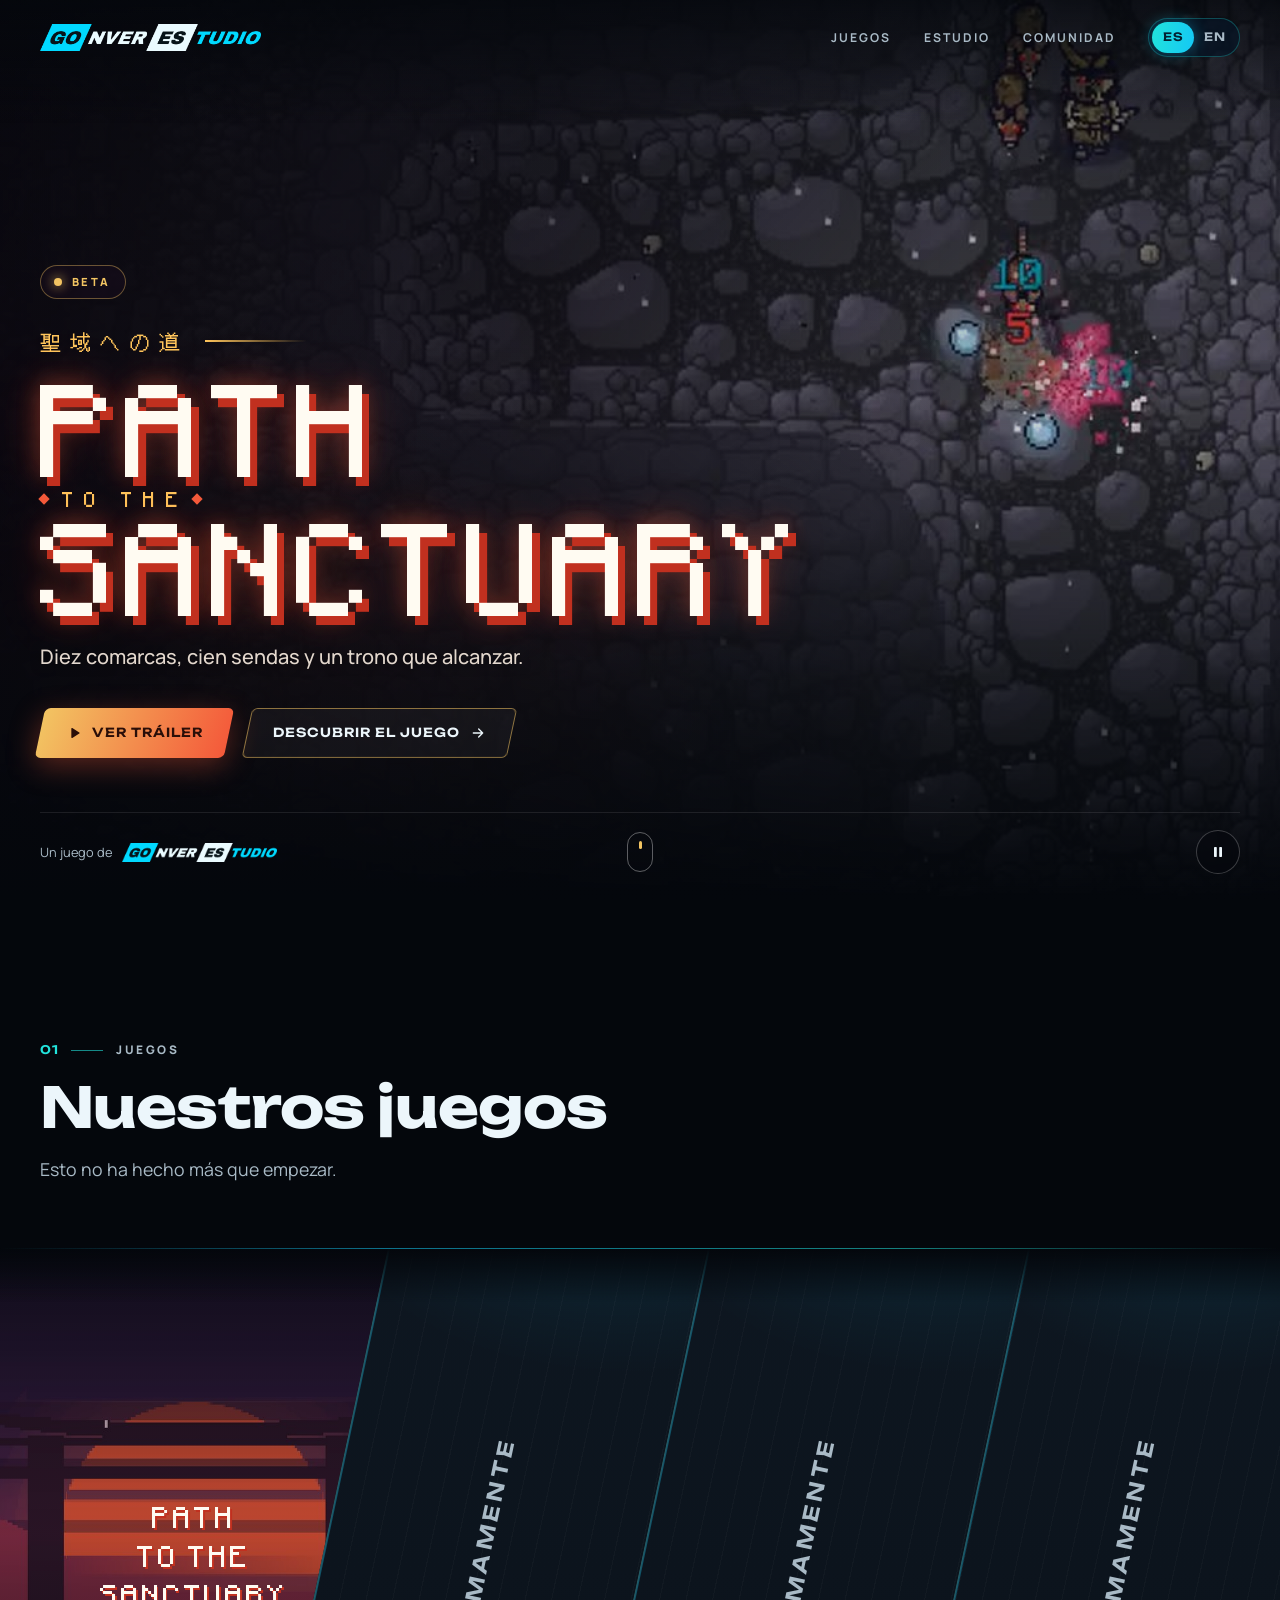
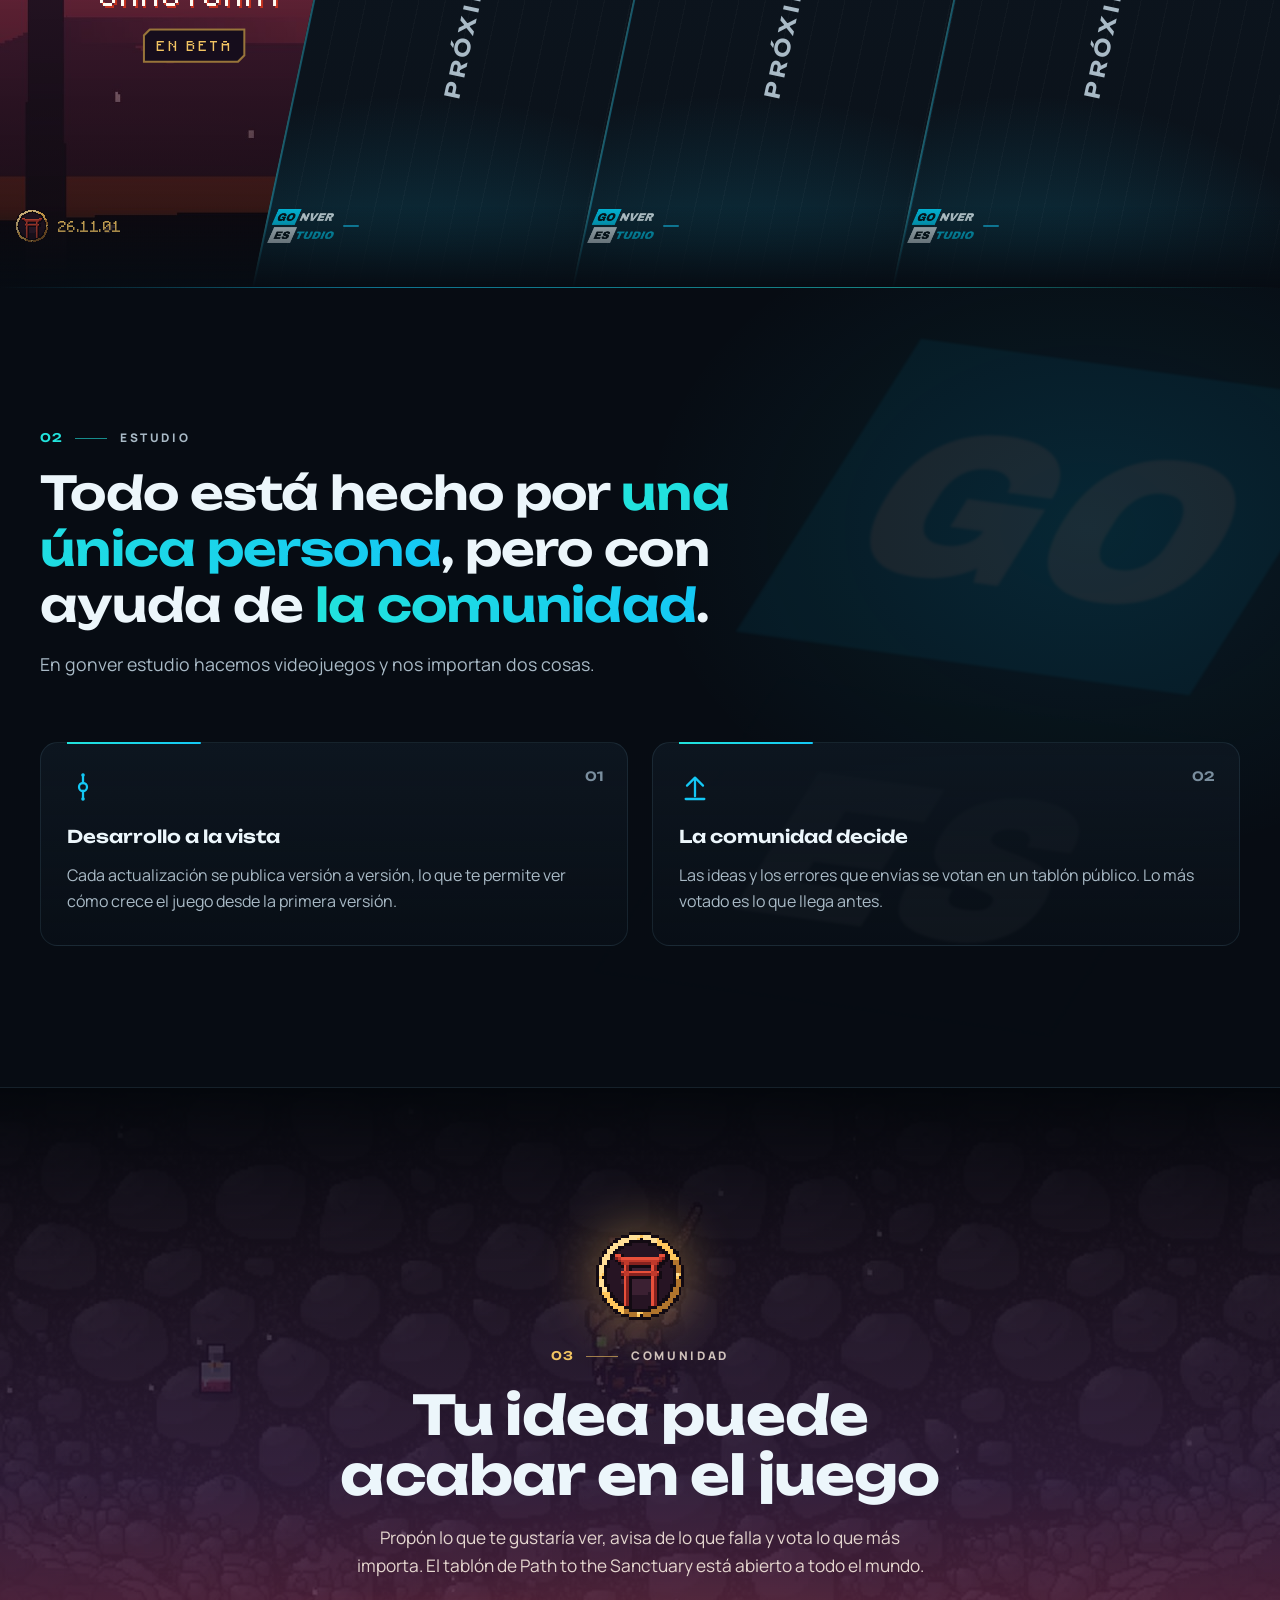
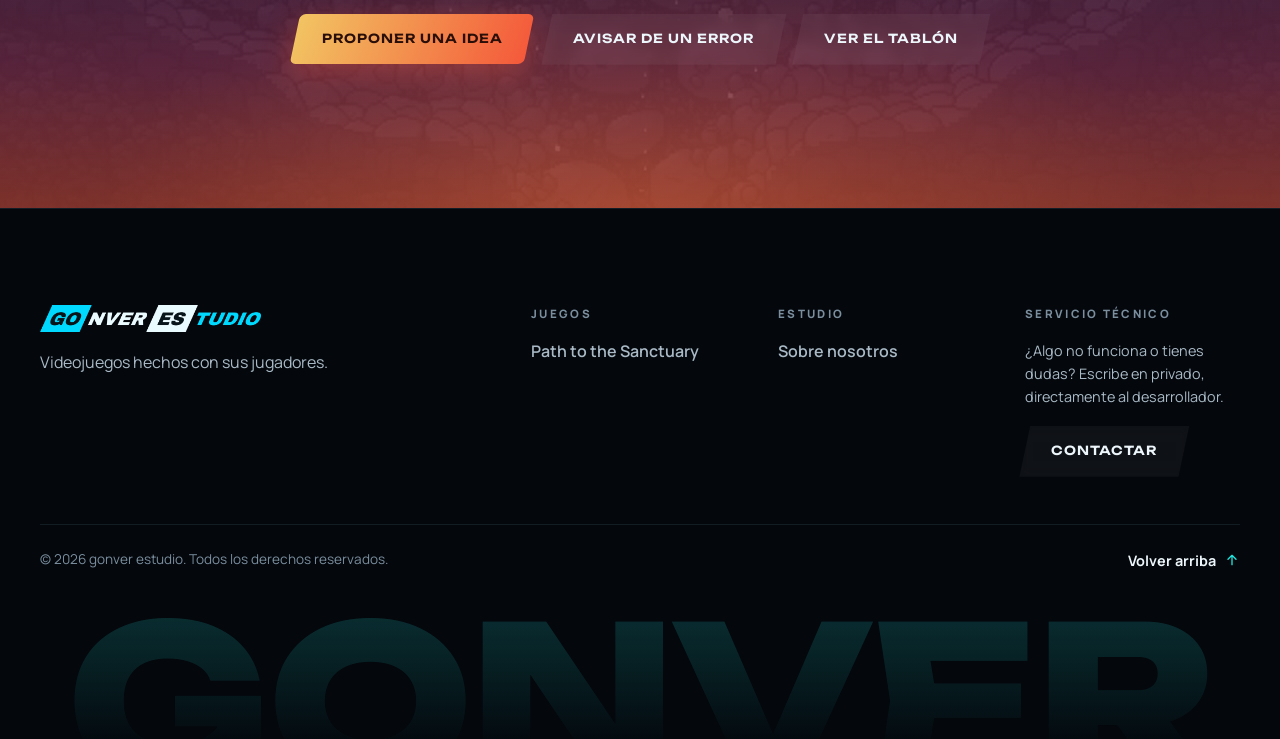
<file: index.html>
<!doctype html>
<html lang="es">
<head>
  <meta charset="utf-8">
  <meta name="viewport" content="width=device-width, initial-scale=1, viewport-fit=cover">
  <title>gonver estudio</title>
  <meta name="description" content="gonver estudio crea videojuegos. Ahora en desarrollo: Path to the Sanctuary, diez comarcas, cien sendas y un trono que alcanzar.">
  <meta name="theme-color" content="#04070c">
  <link rel="canonical" href="https://gonver.studio/">

  <meta property="og:type" content="website">
  <meta property="og:site_name" content="gonver estudio">
  <meta property="og:title" content="gonver estudio">
  <meta property="og:description" content="Videojuegos hechos con sus jugadores. Ahora en desarrollo: Path to the Sanctuary.">
  <meta property="og:url" content="https://gonver.studio/">
  <meta property="og:image" content="https://gonver.studio/games/path-to-the-sanctuary/assets/img/og.jpg">
  <meta name="twitter:card" content="summary_large_image">

  <link rel="icon" href="home/favicon.ico?v=3" sizes="any">
  <link rel="icon" type="image/png" href="home/assets/logo.png?v=3">
  <link rel="apple-touch-icon" href="home/assets/apple-touch-icon.png?v=3">

  <link rel="preconnect" href="https://fonts.googleapis.com">
  <link rel="preconnect" href="https://fonts.gstatic.com" crossorigin>
  <link rel="stylesheet" href="https://fonts.googleapis.com/css2?family=Manrope:wght@400;500;600;700;800&family=Unbounded:wght@500;600;700;800&display=swap">
  <!-- Solo los cinco kanji del juego, con la fuente de puntos que usa su web -->
  <link rel="stylesheet" href="https://fonts.googleapis.com/css2?family=DotGothic16&text=%E8%81%96%E5%9F%9F%E3%81%B8%E3%81%AE%E9%81%93&display=swap">
  <link rel="preload" href="games/path-to-the-sanctuary/assets/fuentes/senda_font.ttf" as="font" type="font/ttf" crossorigin>
  <link rel="stylesheet" href="home/css/styles.css">
  <script>
    document.documentElement.classList.add("js");
    // Si un script falla, que no quede nada oculto esperando su animación
    window.addEventListener("error", () => document.documentElement.classList.remove("js"), { once: true });
    // En la web publicada, la barra muestra la ruta sin .html
    if (/^https?:$/.test(location.protocol) && !/^(localhost|127\.0\.0\.1)$/.test(location.hostname) && /\.html$/.test(location.pathname)) history.replaceState(null, "", location.pathname.replace(/(index)?\.html$/, "") + location.search + location.hash);
  </script>
</head>
<body>
  <a class="skip" href="#juegos" data-i18n="skip">Saltar al contenido</a>

  <header class="site-header" data-header>
    <div class="wrap header-inner">
      <a class="brand" href="#inicio" data-i18n-label="home" aria-label="gonver estudio, inicio">
        <img class="brand-logo" src="home/assets/logo-linea.png" alt="" width="1600" height="197">
      </a>

      <nav class="nav" id="menu" data-nav data-i18n-label="navLabel" aria-label="Principal">
        <ul class="nav-list">
          <li><a href="#juegos" data-i18n="navGames">Juegos</a></li>
          <li><a href="#estudio" data-i18n="navStudio">Estudio</a></li>
          <li><a href="#comunidad" data-i18n="navCommunity">Comunidad</a></li>
        </ul>
      </nav>

      <div class="header-tools">
        <div class="lang" role="group" data-i18n-label="langLabel" aria-label="Idioma">
          <div class="lang-options">
            <button class="lang-btn" type="button" data-lang="es" lang="es" aria-label="Español" aria-pressed="true">ES</button>
            <button class="lang-btn" type="button" data-lang="en" lang="en" aria-label="English" aria-pressed="false">EN</button>
          </div>
        </div>
        <button class="menu-toggle" type="button" data-menu-toggle aria-controls="menu" aria-expanded="false" data-i18n-label="menuOpen" aria-label="Abrir el menú">
          <span></span><span></span>
        </button>
      </div>
    </div>
  </header>

  <main>
    <h1 class="sr-only">gonver estudio</h1>

    <!-- Juego destacado -->
    <section class="hero senda" id="inicio" aria-labelledby="hero-title">
      <div class="hero-media" aria-hidden="true">
        <img class="hero-poster" src="games/path-to-the-sanctuary/assets/img/poster.jpg" alt="" width="1280" height="720" fetchpriority="high">
        <video class="hero-video" muted loop playsinline preload="none" data-src="games/path-to-the-sanctuary/assets/video/trailer.mp4"></video>
        <div class="hero-shade"></div>
      </div>

      <div class="wrap hero-content">
        <p class="eyebrow"><span class="eyebrow-dot" aria-hidden="true"></span><span data-i18n="heroEyebrow">Beta</span></p>
        <p class="senda-kanji" lang="ja">聖域への道</p>
        <h2 class="senda-title" id="hero-title">
          <span class="senda-line">PATH</span>
          <span class="senda-link"><span>TO THE</span></span>
          <span class="senda-line">SANCTUARY</span>
        </h2>
        <p class="hero-tagline" data-i18n="sendaTagline">Diez comarcas, cien sendas y un trono que alcanzar.</p>
        <div class="hero-actions">
          <button class="btn btn-primary" type="button" data-trailer="games/path-to-the-sanctuary/assets/video/trailer.mp4">
            <svg viewBox="0 0 24 24" aria-hidden="true"><path fill="currentColor" d="M8 5.5v13a1 1 0 0 0 1.5.86l10.4-6.5a1 1 0 0 0 0-1.72L9.5 4.64A1 1 0 0 0 8 5.5z"/></svg>
            <span data-i18n="watchTrailer">Ver tráiler</span>
          </button>
          <a class="btn btn-ghost" href="games/path-to-the-sanctuary/">
            <span data-i18n="discoverGame">Descubrir el juego</span>
            <svg viewBox="0 0 24 24" aria-hidden="true" fill="none" stroke="currentColor" stroke-width="2" stroke-linecap="round" stroke-linejoin="round"><path d="M5 12h14M13 6l6 6-6 6"/></svg>
          </a>
        </div>
      </div>

      <div class="wrap hero-foot">
        <p class="hero-credit">
          <span data-i18n="aGameBy">Un juego de</span>
          <img src="home/assets/logo-linea.png" alt="gonver estudio" width="1600" height="197">
        </p>
        <a class="scroll-cue" href="#juegos" data-i18n-label="scrollCue" aria-label="Ir a los juegos"><span></span></a>
        <button class="round-btn" type="button" data-video-toggle data-i18n-label="videoPause" aria-label="Pausar el vídeo de fondo"></button>
      </div>
    </section>

    <!-- Juegos -->
    <section class="section" id="juegos" aria-labelledby="games-title">
      <div class="wrap">
        <header class="section-head" data-reveal>
          <p class="kicker"><span class="kicker-num">01</span><span data-i18n="navGames">Juegos</span></p>
          <h2 id="games-title" data-i18n="gamesTitle">Nuestros juegos</h2>
          <p class="section-lead" data-i18n="gamesLead">Esto no ha hecho más que empezar.</p>
        </header>
      </div>
      <div class="games" data-reveal>
        <div class="track" data-track></div>
      </div>
    </section>

    <!-- Estudio -->
    <section class="section studio" id="estudio" aria-labelledby="studio-title">
      <img class="studio-flame" src="home/assets/logo.png" alt="" width="512" height="497" aria-hidden="true">
      <div class="wrap">
        <header class="section-head" data-reveal>
          <p class="kicker"><span class="kicker-num">02</span><span data-i18n="navStudio">Estudio</span></p>
          <h2 class="manifesto" id="studio-title" data-i18n-html="manifesto">Todo está hecho por <em>una única persona</em>, pero con ayuda de <em>la comunidad</em>.</h2>
          <p class="section-lead" data-i18n="studioLead">En gonver estudio hacemos videojuegos y nos importan dos cosas.</p>
        </header>

        <ul class="pillars">
          <li class="pillar" data-reveal>
            <span class="pillar-num">01</span>
            <svg class="pillar-icon" viewBox="0 0 24 24" aria-hidden="true" fill="none" stroke="currentColor" stroke-width="1.7" stroke-linecap="round" stroke-linejoin="round"><circle cx="12" cy="12" r="3"/><path d="M12 3v6M12 15v6"/><circle cx="12" cy="3" r=".5"/><circle cx="12" cy="21" r=".5"/></svg>
            <h3 data-i18n="p2Title">Desarrollo a la vista</h3>
            <p data-i18n="p2Text">Cada actualización se publica versión a versión, lo que te permite ver cómo crece el juego desde la primera versión.</p>
          </li>
          <li class="pillar" data-reveal style="--d: 1">
            <span class="pillar-num">02</span>
            <svg class="pillar-icon" viewBox="0 0 24 24" aria-hidden="true" fill="none" stroke="currentColor" stroke-width="1.7" stroke-linecap="round" stroke-linejoin="round"><path d="M12 19V5M6 11l6-6 6 6"/><path d="M5 21h14"/></svg>
            <h3 data-i18n="p3Title">La comunidad decide</h3>
            <p data-i18n="p3Text">Las ideas y los errores que envías se votan en un tablón público. Lo más votado es lo que llega antes.</p>
          </li>
        </ul>
      </div>
    </section>

    <!-- Comunidad -->
    <section class="community senda" id="comunidad" aria-labelledby="community-title">
      <div class="community-bg" aria-hidden="true">
        <img src="games/path-to-the-sanctuary/assets/img/still.jpg" alt="" width="1280" height="720" loading="lazy">
      </div>
      <div class="wrap community-inner" data-reveal>
        <img class="community-icon" src="games/path-to-the-sanctuary/assets/img/icono.png" alt="" width="256" height="256" loading="lazy">
        <p class="kicker kicker--center"><span class="kicker-num">03</span><span data-i18n="navCommunity">Comunidad</span></p>
        <h2 id="community-title" data-i18n="communityTitle">Tu idea puede acabar en el juego</h2>
        <p class="community-text" data-i18n="communityText">Propón lo que te gustaría ver, avisa de lo que falla y vota lo que más importa. El tablón de Path to the Sanctuary está abierto a todo el mundo.</p>
        <div class="community-actions">
          <a class="btn btn-primary" href="games/path-to-the-sanctuary/enviar.html?tipo=idea"><span data-i18n="proposeIdea">Proponer una idea</span></a>
          <a class="btn btn-ghost" href="games/path-to-the-sanctuary/enviar.html?tipo=error"><span data-i18n="reportBug">Avisar de un error</span></a>
          <a class="btn btn-ghost" href="games/path-to-the-sanctuary/tablon.html"><span data-i18n="viewBoard">Ver el tablón</span></a>
        </div>
      </div>
    </section>
  </main>

  <footer class="site-footer">
    <div class="wrap">
      <div class="footer-top">
        <div class="footer-brand">
          <a class="brand" href="#inicio" data-i18n-label="home" aria-label="gonver estudio, inicio">
            <img class="brand-logo" src="home/assets/logo-linea.png" alt="" width="1600" height="197">
          </a>
          <p class="footer-claim" data-i18n="footerClaim">Videojuegos hechos con sus jugadores.</p>
        </div>

        <nav class="footer-cols" data-i18n-label="footerNav" aria-label="Mapa del sitio">
          <div>
            <h3 data-i18n="navGames">Juegos</h3>
            <ul>
              <li><a href="games/path-to-the-sanctuary/">Path to the Sanctuary</a></li>
            </ul>
          </div>
          <div>
            <h3 data-i18n="navStudio">Estudio</h3>
            <ul>
              <li><a href="#estudio" data-i18n="about">Sobre nosotros</a></li>
            </ul>
          </div>
          <div data-contact hidden>
            <h3 data-i18n="support">Servicio técnico</h3>
            <p class="footer-note" data-i18n="supportText">¿Algo no funciona o tienes dudas? Escribe en privado, directamente al desarrollador.</p>
            <a class="btn btn-ghost" href=""><span data-i18n="contact">Contactar</span></a>
          </div>
          <div data-socials-col hidden>
            <h3 data-i18n="follow">Síguenos</h3>
            <ul data-socials></ul>
          </div>
        </nav>
      </div>

      <div class="footer-bottom">
        <p>© <span data-year>2026</span> gonver estudio. <span data-i18n="rights">Todos los derechos reservados.</span></p>
        <a class="link-arrow link-arrow--up" href="#inicio">
          <span data-i18n="toTop">Volver arriba</span>
          <svg viewBox="0 0 24 24" aria-hidden="true" fill="none" stroke="currentColor" stroke-width="2" stroke-linecap="round" stroke-linejoin="round"><path d="M12 19V5M6 11l6-6 6 6"/></svg>
        </a>
      </div>
    </div>
    <p class="footer-wordmark" aria-hidden="true">GONVER</p>
  </footer>

  <p class="toast" data-toast role="status"></p>

  <dialog class="trailer" data-trailer-dialog aria-labelledby="trailer-title">
    <div class="trailer-box">
      <h2 class="sr-only" id="trailer-title" data-i18n="trailerTitle">Tráiler de Path to the Sanctuary</h2>
      <button class="round-btn trailer-close" type="button" data-close-trailer data-i18n-label="close" aria-label="Cerrar">
        <svg viewBox="0 0 24 24" aria-hidden="true" fill="none" stroke="currentColor" stroke-width="2.2" stroke-linecap="round"><path d="M6 6l12 12M18 6L6 18"/></svg>
      </button>
      <video controls playsinline preload="none"></video>
    </div>
  </dialog>

  <!-- Enlace de Steam del juego (SENDA_CONFIG) -->
  <script src="games/path-to-the-sanctuary/js/config.js"></script>
  <script src="home/js/data.js"></script>
  <script src="home/js/main.js"></script>
</body>
</html>
</file>
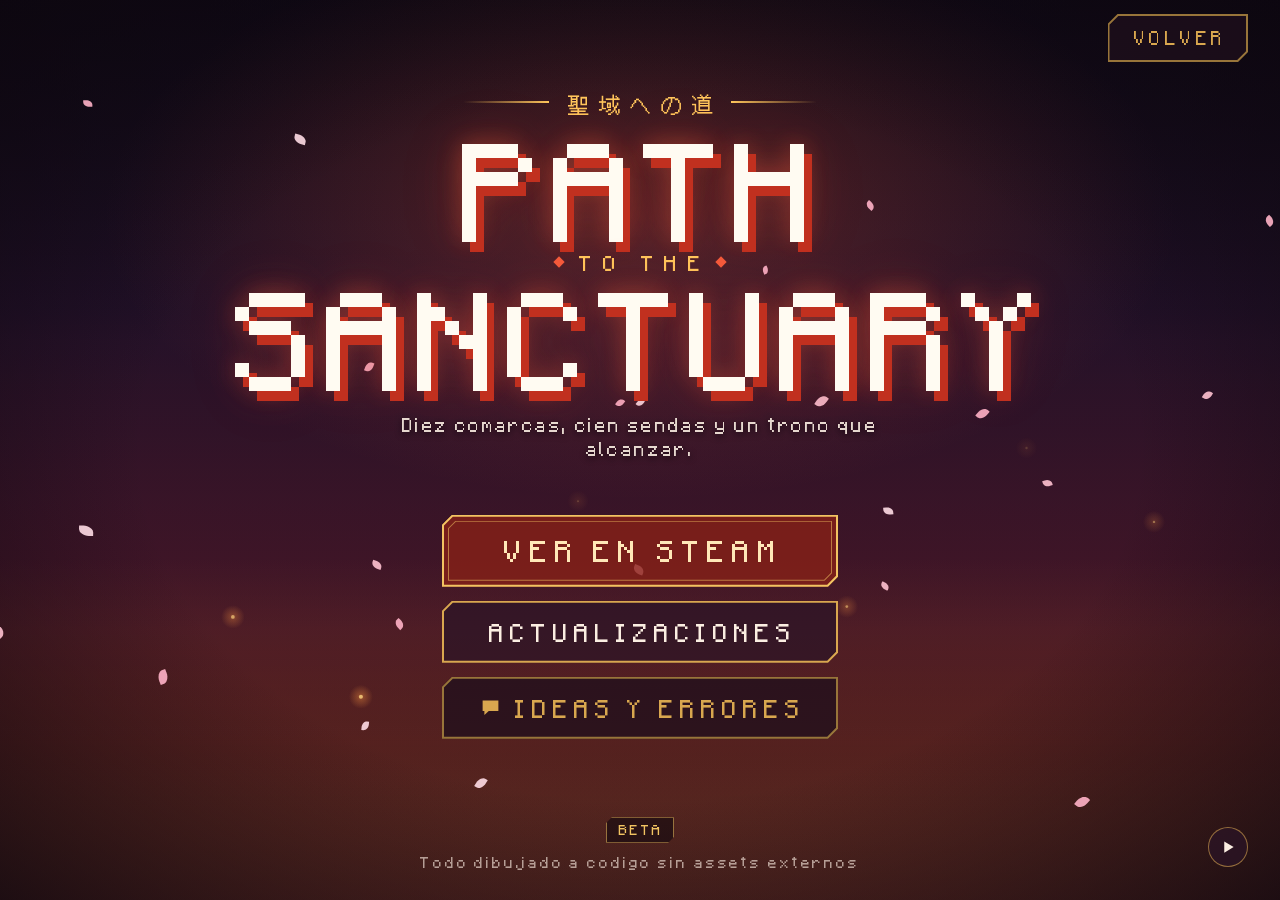
<file: games/path-to-the-sanctuary/index.html>
<!doctype html>
<html lang="es">
<head>
  <meta charset="utf-8">
  <meta name="viewport" content="width=device-width, initial-scale=1">
  <script>
    // en la web publicada, la barra muestra la ruta sin .html
    if (/^https?:$/.test(location.protocol) && !/^(localhost|127\.0\.0\.1)$/.test(location.hostname) && /\.html$/.test(location.pathname)) history.replaceState(null, "", location.pathname.replace(/(index)?\.html$/, "") + location.search + location.hash);
  </script>
  <title>Path to the Sanctuary</title>
  <meta name="description" content="Path to the Sanctuary (聖域への道): diez comarcas de diez sendas cada una. Se baja matando lo que salga al paso hasta que la puerta se abre.">
  <meta name="theme-color" content="#160d1c">
  <meta property="og:title" content="Path to the Sanctuary">
  <meta property="og:description" content="Diez comarcas, cien sendas y un trono que alcanzar.">
  <link rel="icon" href="assets/img/icono.png" type="image/png" sizes="256x256">
  <link rel="stylesheet" href="css/fuente.css">
  <link rel="stylesheet" href="css/comun.css">
  <link rel="stylesheet" href="css/index.css">
</head>
<body>

  <div class="fondo" aria-hidden="true">
    <video class="fondo__video" src="assets/video/trailer.mp4" autoplay muted loop playsinline preload="auto"></video>
    <div class="fondo__velo"></div>
    <div class="fondo__vineta"></div>
    <canvas class="fondo__petalos"></canvas>
  </div>

  <button class="mando mando--pausa" type="button" data-pausa-fondo aria-label="Pausar el vídeo de fondo"></button>

  <header class="barra">
    <a class="boton boton--callado boton--chico" href="../../" aria-label="Volver a gonver estudio"><span>VOLVER</span></a>
  </header>

  <main class="portada">
    <div class="hero">
      <div class="rotulo portada__rotulo">
        <p class="rotulo__kanji aparece" lang="ja"><span>聖域への道</span></p>
        <h1 class="aparece aparece--2">
          <span class="titular">PATH</span>
          <span class="enlace"><span>TO THE</span></span>
          <span class="titular">SANCTUARY</span>
        </h1>
        <p class="lema aparece aparece--3">Diez comarcas, cien sendas y un trono que alcanzar.</p>
      </div>

      <nav class="botonera aparece aparece--4" aria-label="Principal">
        <a class="boton boton--principal" data-steam href="https://store.steampowered.com/" target="_blank" rel="noopener">
          <i class="boton__doble" aria-hidden="true"></i>
          <span>VER EN STEAM</span>
        </a>
        <a class="boton" href="actualizaciones.html"><span>ACTUALIZACIONES</span></a>
        <a class="boton boton--callado" href="tablon.html">
          <svg viewBox="0 0 24 24" fill="currentColor" aria-hidden="true"><path d="M3 4h18v12H10l-5 4.5V16H3z"/></svg>
          <span>IDEAS Y ERRORES</span>
        </a>
      </nav>
    </div>

    <footer class="portada__pie">
      <span class="sello">BETA</span>
      <p>Todo dibujado a codigo sin assets externos</p>
    </footer>
  </main>

  <script src="js/config.js"></script>
  <script src="js/fondo.js"></script>
  <script src="js/index.js"></script>
</body>
</html>
</file>
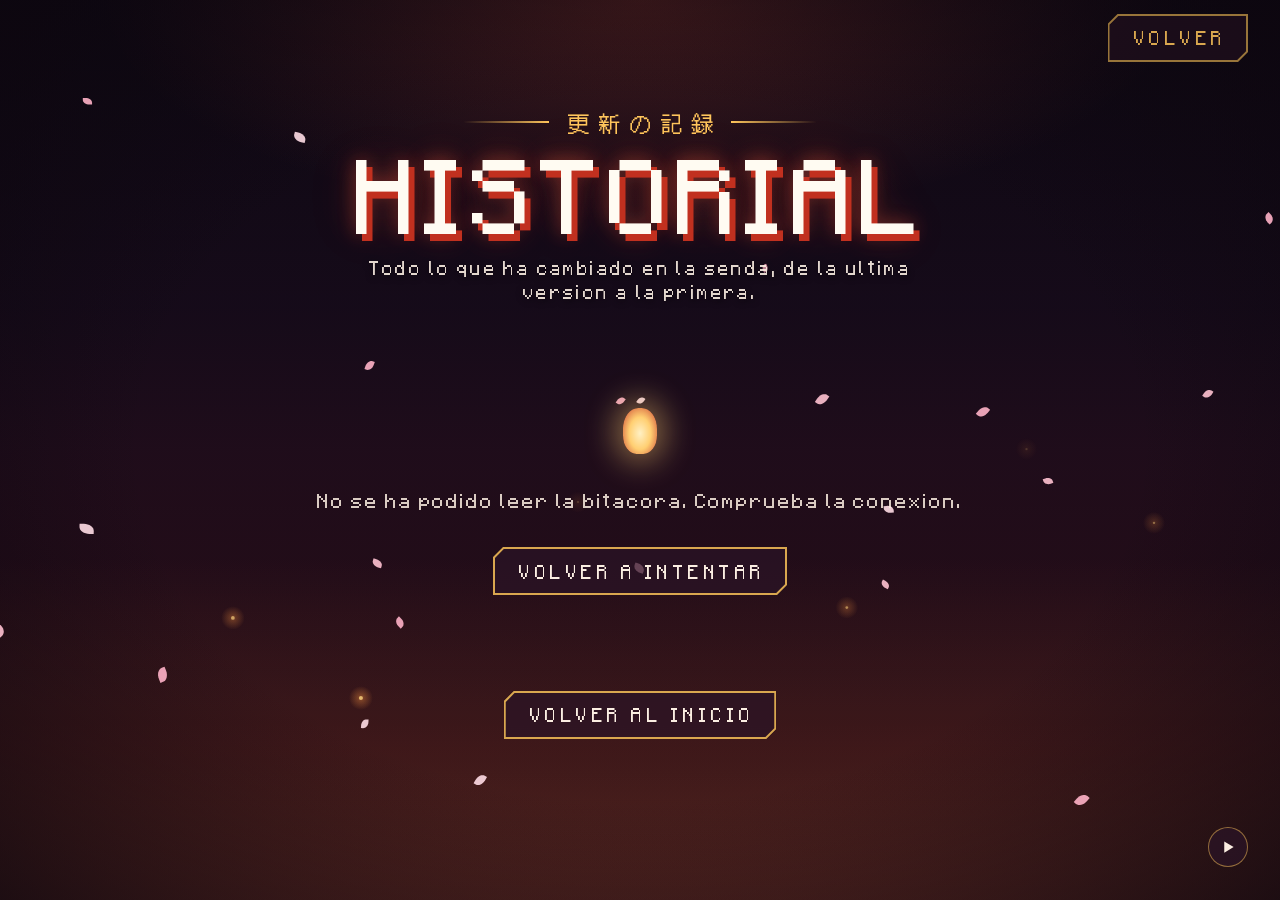
<file: games/path-to-the-sanctuary/actualizaciones.html>
<!doctype html>
<html lang="es">
<head>
  <meta charset="utf-8">
  <meta name="viewport" content="width=device-width, initial-scale=1">
  <script>
    // en la web publicada, la barra muestra la ruta sin .html
    if (/^https?:$/.test(location.protocol) && !/^(localhost|127\.0\.0\.1)$/.test(location.hostname) && /\.html$/.test(location.pathname)) history.replaceState(null, "", location.pathname.replace(/(index)?\.html$/, "") + location.search + location.hash);
  </script>
  <title>Actualizaciones · Path to the Sanctuary</title>
  <meta name="description" content="Historial de actualizaciones de Path to the Sanctuary: todo lo que ha cambiado en la senda, versión a versión.">
  <meta name="theme-color" content="#160d1c">
  <link rel="icon" href="assets/img/icono.png" type="image/png" sizes="256x256">
  <link rel="stylesheet" href="css/fuente.css">
  <link rel="stylesheet" href="css/comun.css">
  <link rel="stylesheet" href="css/actualizaciones.css">
</head>
<body>

  <div class="fondo fondo--hondo" aria-hidden="true">
    <video class="fondo__video" src="assets/video/trailer.mp4" autoplay muted loop playsinline preload="auto"></video>
    <div class="fondo__velo"></div>
    <div class="fondo__vineta"></div>
    <canvas class="fondo__petalos"></canvas>
  </div>

  <header class="barra">
    <a class="boton boton--callado boton--chico" href="./"><span>VOLVER</span></a>
  </header>

  <button class="mando mando--pausa" type="button" data-pausa-fondo aria-label="Pausar el vídeo de fondo"></button>

  <main class="bitacora">
    <div class="rotulo bitacora__rotulo">
      <p class="rotulo__kanji aparece" lang="ja"><span>更新の記録</span></p>
      <h1 class="aparece aparece--2"><span class="titular">HISTORIAL</span></h1>
      <p class="lema aparece aparece--3">Todo lo que ha cambiado en la senda, de la ultima version a la primera.</p>
    </div>

    <div id="estado" aria-live="polite"></div>
    <ol class="linea" id="lista"></ol>

    <div class="bitacora__pie">
      <a class="boton boton--chico" href="./"><span>VOLVER AL INICIO</span></a>
    </div>
  </main>

  <div class="ficha" id="ficha" role="dialog" aria-modal="true" aria-labelledby="ficha-titulo" hidden>
    <div class="ficha__marco">
      <button class="mando ficha__cerrar" type="button" data-cerrar aria-label="Cerrar">
        <svg viewBox="0 0 24 24" fill="none" stroke="currentColor" stroke-width="2.6" stroke-linecap="round" aria-hidden="true"><path d="M6 6l12 12M18 6L6 18"/></svg>
      </button>
      <article class="tablilla ficha__tablilla">
        <div class="ficha__texto"></div>
        <div class="ficha__fotos"></div>
      </article>
    </div>
  </div>

  <div class="lamina" id="lamina" role="dialog" aria-modal="true" aria-label="Imagen en grande" hidden>
    <button class="mando lamina__cerrar" type="button" data-cerrar aria-label="Cerrar">
      <svg viewBox="0 0 24 24" fill="none" stroke="currentColor" stroke-width="2.6" stroke-linecap="round" aria-hidden="true"><path d="M6 6l12 12M18 6L6 18"/></svg>
    </button>
    <button class="mando lamina__paso lamina__paso--antes" type="button" data-antes aria-label="Imagen anterior">
      <svg viewBox="0 0 24 24" fill="none" stroke="currentColor" stroke-width="2.6" stroke-linecap="round" stroke-linejoin="round" aria-hidden="true"><path d="M15 5l-7 7 7 7"/></svg>
    </button>
    <figure>
      <img alt="">
      <figcaption></figcaption>
    </figure>
    <button class="mando lamina__paso lamina__paso--despues" type="button" data-despues aria-label="Imagen siguiente">
      <svg viewBox="0 0 24 24" fill="none" stroke="currentColor" stroke-width="2.6" stroke-linecap="round" stroke-linejoin="round" aria-hidden="true"><path d="M9 5l7 7-7 7"/></svg>
    </button>
  </div>

  <script src="js/config.js"></script>
  <script src="js/fondo.js"></script>
  <script src="js/actualizaciones.js"></script>
</body>
</html>
</file>
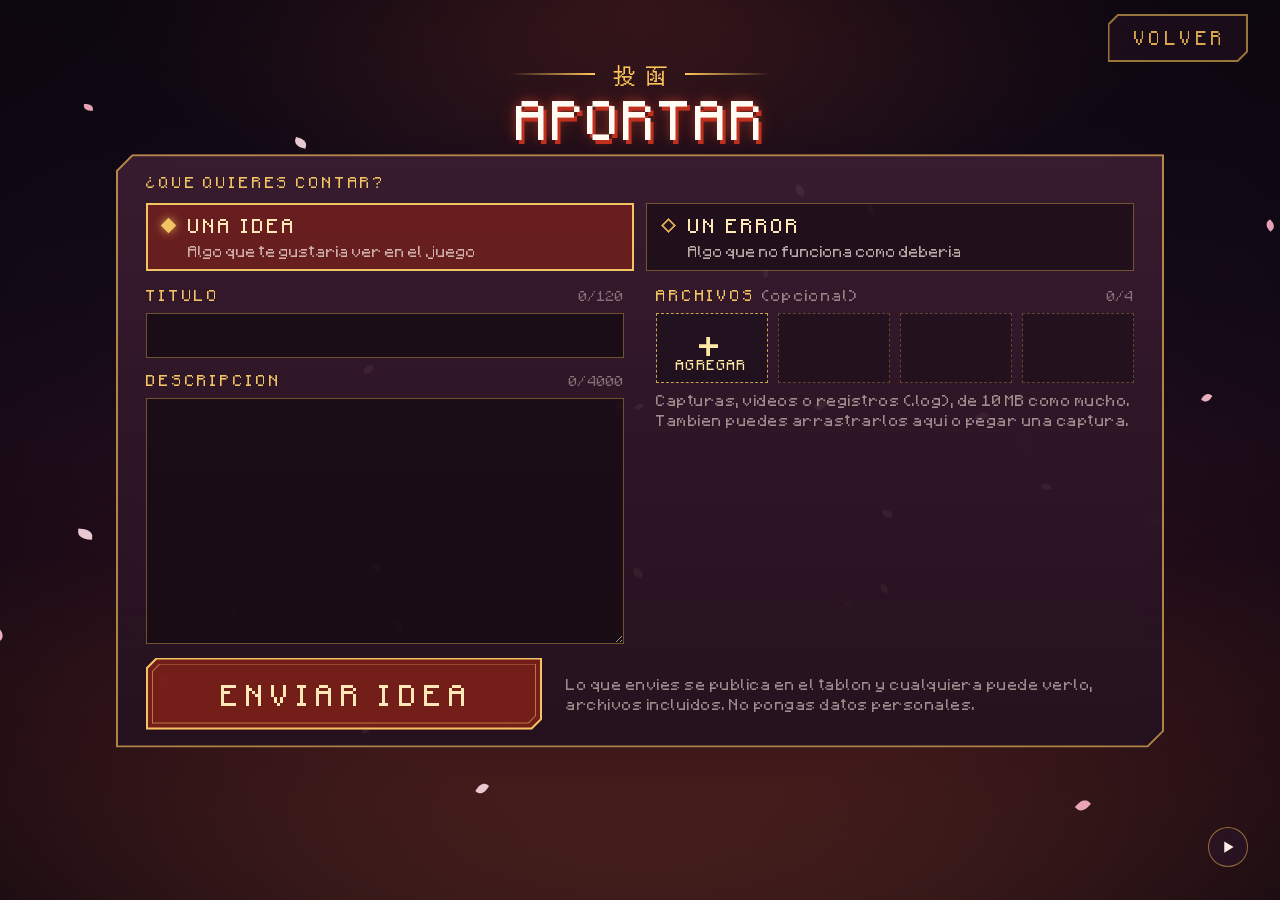
<file: games/path-to-the-sanctuary/enviar.html>
<!doctype html>
<html lang="es">
<head>
  <meta charset="utf-8">
  <meta name="viewport" content="width=device-width, initial-scale=1">
  <script>
    // en la web publicada, la barra muestra la ruta sin .html
    if (/^https?:$/.test(location.protocol) && !/^(localhost|127\.0\.0\.1)$/.test(location.hostname) && /\.html$/.test(location.pathname)) history.replaceState(null, "", location.pathname.replace(/(index)?\.html$/, "") + location.search + location.hash);
  </script>
  <title>Aportar · Path to the Sanctuary</title>
  <meta name="description" content="Propón una idea o avisa de un error en Path to the Sanctuary.">
  <meta name="theme-color" content="#160d1c">
  <meta name="robots" content="noindex">
  <link rel="icon" href="assets/img/icono.png" type="image/png" sizes="256x256">
  <link rel="stylesheet" href="css/fuente.css">
  <link rel="stylesheet" href="css/comun.css">
  <link rel="stylesheet" href="css/tablon.css">
</head>
<body>

  <div class="fondo fondo--hondo" aria-hidden="true">
    <video class="fondo__video" src="assets/video/trailer.mp4" autoplay muted loop playsinline preload="auto"></video>
    <div class="fondo__velo"></div>
    <div class="fondo__vineta"></div>
    <canvas class="fondo__petalos"></canvas>
  </div>

  <header class="barra">
    <a class="boton boton--callado boton--chico" href="tablon.html"><span>VOLVER</span></a>
  </header>

  <button class="mando mando--pausa" type="button" data-pausa-fondo aria-label="Pausar el vídeo de fondo"></button>

  <main class="buzon">
    <div class="rotulo buzon__rotulo">
      <p class="rotulo__kanji aparece" lang="ja"><span>投函</span></p>
      <h1 class="aparece aparece--2"><span class="titular">APORTAR</span></h1>
      <p class="lema aparece aparece--3">Cuanto mas claro lo cuentes, antes llega a la senda.</p>
    </div>

    <form class="tablilla formulario aparece aparece--4" id="formulario" novalidate>
      <fieldset class="tipos">
        <legend class="etiqueta">¿QUE QUIERES CONTAR?</legend>
        <label class="eleccion">
          <input type="radio" name="tipo" value="idea" checked>
          <strong>UNA IDEA</strong>
          <span>Algo que te gustaria ver en el juego</span>
        </label>
        <label class="eleccion">
          <input type="radio" name="tipo" value="error">
          <strong>UN ERROR</strong>
          <span>Algo que no funciona como deberia</span>
        </label>
      </fieldset>

      <div class="formulario__columna">
        <div class="campo">
          <div class="campo__cabeza">
            <label class="etiqueta" for="titulo">TITULO</label>
            <span class="campo__cuenta" data-cuenta="titulo"></span>
          </div>
          <input class="control" id="titulo" name="titulo" type="text" maxlength="120" autocomplete="off" required>
        </div>

        <div class="parecidos" id="parecidos" hidden>
          <p>¿Ya esta en el tablon? Si es alguno de estos, votalo alli en vez de repetirlo.</p>
          <ul></ul>
        </div>

        <div class="campo campo--crece">
          <div class="campo__cabeza">
            <label class="etiqueta" for="descripcion">DESCRIPCION</label>
            <span class="campo__cuenta" data-cuenta="descripcion"></span>
          </div>
          <textarea class="control" id="descripcion" name="descripcion" rows="5" maxlength="4000" required></textarea>
        </div>
      </div>

      <div class="formulario__columna">
        <div class="campo" data-solo-error hidden>
          <div class="campo__cabeza">
            <label class="etiqueta" for="pasos">COMO REPETIRLO <span class="opcional">(opcional)</span></label>
            <span class="campo__cuenta" data-cuenta="pasos"></span>
          </div>
          <textarea class="control control--bajo" id="pasos" name="pasos" rows="3" maxlength="3000"></textarea>
        </div>

        <div class="pareja" data-solo-error hidden>
          <div class="campo">
            <label class="etiqueta" for="version">VERSION DEL JUEGO</label>
            <input class="control" id="version" name="version" type="text" maxlength="30" list="versiones" autocomplete="off">
            <datalist id="versiones"></datalist>
          </div>
          <div class="campo">
            <label class="etiqueta" for="plataforma">PLATAFORMA</label>
            <select class="control" id="plataforma" name="plataforma">
              <option value="">SIN DECIR</option>
              <option>Windows</option>
              <option>Linux</option>
              <option>Steam Deck</option>
              <option>macOS</option>
              <option>Otra</option>
            </select>
          </div>
        </div>

        <div class="campo">
          <div class="campo__cabeza">
            <span class="etiqueta" id="archivos-etiqueta">ARCHIVOS <span class="opcional">(opcional)</span></span>
            <span class="campo__cuenta" id="archivos-cuenta"></span>
          </div>
          <input id="archivos" type="file" multiple hidden
            accept="image/png,image/jpeg,image/webp,image/gif,video/mp4,video/webm,text/plain,.log,.txt">
          <ul class="ranuras" id="ranuras" aria-labelledby="archivos-etiqueta"></ul>
          <p class="campo__ayuda">Capturas, videos o registros (.log), de 10 MB como mucho. Tambien puedes arrastrarlos aqui o pegar una captura.</p>
        </div>
      </div>

      <!-- trampa para robots: una persona no la ve ni la rellena -->
      <div class="trampa" aria-hidden="true">
        <label for="web">No rellenes esto</label>
        <input id="web" name="web" type="text" tabindex="-1" autocomplete="off">
      </div>

      <p class="aviso" id="aviso" role="alert" hidden></p>

      <div class="formulario__enviar">
        <button class="boton boton--principal" type="submit">
          <i class="boton__doble" aria-hidden="true"></i>
          <span>ENVIAR IDEA</span>
        </button>
        <p class="campo__ayuda">Lo que envies se publica en el tablon y cualquiera puede verlo, archivos incluidos. No pongas datos personales.</p>
      </div>
    </form>

    <div class="tablilla hecho" id="hecho" tabindex="-1" hidden>
      <p class="rotulo__kanji" lang="ja"><span>感謝</span></p>
      <h2>RECIBIDO</h2>
      <p class="hecho__codigo" id="hecho-codigo"></p>
      <p class="hecho__texto">Ya esta en el tablon. Cuantos mas votos tenga, antes se mira.</p>
      <div class="hecho__botones">
        <a class="boton boton--chico" id="hecho-ver" href="tablon.html"><span>VER EN EL TABLON</span></a>
        <button class="boton boton--callado boton--chico" type="button" id="hecho-otro"><span>ENVIAR OTRO</span></button>
      </div>
    </div>
  </main>

  <script src="js/config.js"></script>
  <script src="js/fondo.js"></script>
  <script src="js/aportes.js"></script>
  <script src="js/enviar.js"></script>
</body>
</html>
</file>
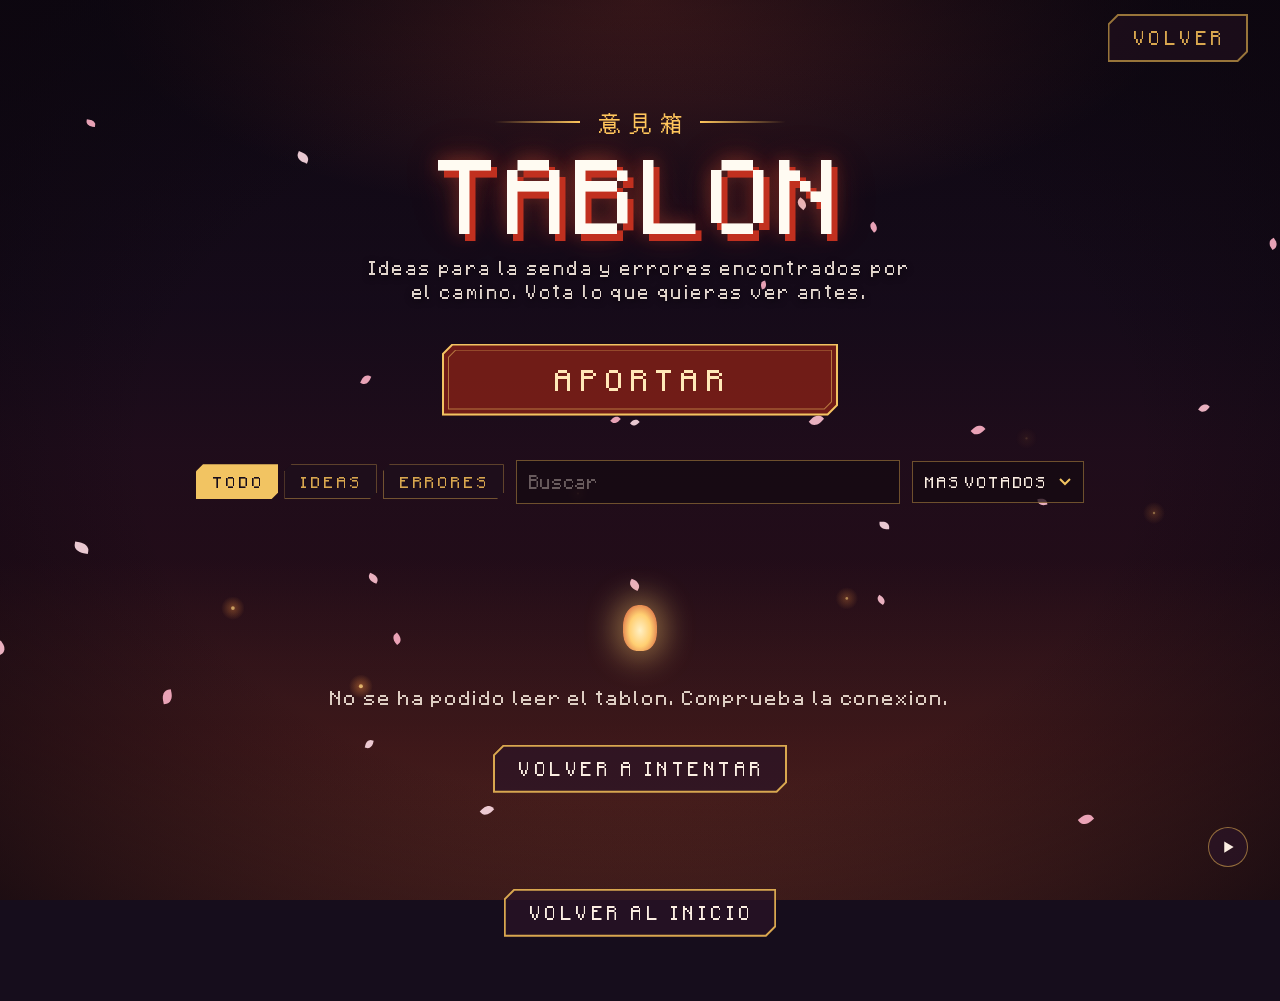
<file: games/path-to-the-sanctuary/tablon.html>
<!doctype html>
<html lang="es">
<head>
  <meta charset="utf-8">
  <meta name="viewport" content="width=device-width, initial-scale=1">
  <script>
    // en la web publicada, la barra muestra la ruta sin .html
    if (/^https?:$/.test(location.protocol) && !/^(localhost|127\.0\.0\.1)$/.test(location.hostname) && /\.html$/.test(location.pathname)) history.replaceState(null, "", location.pathname.replace(/(index)?\.html$/, "") + location.search + location.hash);
  </script>
  <title>Tablón · Path to the Sanctuary</title>
  <meta name="description" content="Ideas y errores de Path to the Sanctuary: propón lo que te gustaría ver, avisa de lo que falla y vota lo que más importa.">
  <meta name="theme-color" content="#160d1c">
  <link rel="icon" href="assets/img/icono.png" type="image/png" sizes="256x256">
  <link rel="stylesheet" href="css/fuente.css">
  <link rel="stylesheet" href="css/comun.css">
  <link rel="stylesheet" href="css/tablon.css">
</head>
<body>

  <div class="fondo fondo--hondo" aria-hidden="true">
    <video class="fondo__video" src="assets/video/trailer.mp4" autoplay muted loop playsinline preload="auto"></video>
    <div class="fondo__velo"></div>
    <div class="fondo__vineta"></div>
    <canvas class="fondo__petalos"></canvas>
  </div>

  <header class="barra">
    <a class="boton boton--callado boton--chico" href="./"><span>VOLVER</span></a>
  </header>

  <button class="mando mando--pausa" type="button" data-pausa-fondo aria-label="Pausar el vídeo de fondo"></button>

  <main class="tablon">
    <div class="rotulo tablon__rotulo">
      <p class="rotulo__kanji aparece" lang="ja"><span>意見箱</span></p>
      <h1 class="aparece aparece--2"><span class="titular">TABLON</span></h1>
      <p class="lema aparece aparece--3">Ideas para la senda y errores encontrados por el camino. Vota lo que quieras ver antes.</p>
    </div>

    <nav class="aportar aparece aparece--4" aria-label="Aportar">
      <a class="boton boton--principal" href="enviar.html" data-aportar>
        <i class="boton__doble" aria-hidden="true"></i>
        <span>aportar</span>
      </a>
    </nav>

    <section class="aparece aparece--4" aria-label="Ideas y errores enviados">
      <div class="filtros">
        <div class="pestanas" role="group" aria-label="Tipo">
          <button class="pestana" type="button" data-tipo="todo" aria-pressed="true">TODO</button>
          <button class="pestana" type="button" data-tipo="idea" aria-pressed="false">IDEAS</button>
          <button class="pestana" type="button" data-tipo="error" aria-pressed="false">ERRORES</button>
        </div>
        <input class="control filtros__buscar" id="buscar" type="search" placeholder="Buscar" aria-label="Buscar" autocomplete="off">
        <select class="control" id="orden" aria-label="Orden">
          <option value="votos">MAS VOTADOS</option>
          <option value="nuevos">RECIENTES</option>
        </select>
      </div>

      <p class="cuenta" id="cuenta" aria-live="polite"></p>
      <div id="estado" aria-live="polite"></div>
      <ol class="aportes" id="lista"></ol>
    </section>

    <div class="tablon__pie">
      <a class="boton boton--chico" href="./"><span>VOLVER AL INICIO</span></a>
    </div>
  </main>

  <div class="detalle" id="detalle" role="dialog" aria-modal="true" aria-labelledby="detalle-titulo" hidden>
    <div class="detalle__marco">
      <button class="mando detalle__cerrar" type="button" data-cerrar aria-label="Cerrar">
        <svg viewBox="0 0 24 24" fill="none" stroke="currentColor" stroke-width="2.6" stroke-linecap="round" aria-hidden="true"><path d="M6 6l12 12M18 6L6 18"/></svg>
      </button>
      <article class="tablilla detalle__tablilla">
        <div class="detalle__texto"></div>
      </article>
    </div>
  </div>

  <p class="brindis" id="brindis" role="status" hidden></p>

  <script src="js/config.js"></script>
  <script src="js/fondo.js"></script>
  <script src="js/aportes.js"></script>
  <script src="js/tablon.js"></script>
</body>
</html>
</file>
<file: home/css/styles.css>
/* =========================================================
   gonver estudio · web del estudio
   ========================================================= */

/* Fuente de puntos de Path to the Sanctuary */
@font-face {
  font-family: "Senda";
  src: url("../../games/path-to-the-sanctuary/assets/fuentes/senda_font.ttf") format("truetype");
  font-weight: 100 900;
  font-style: normal;
  font-display: swap;
}

:root {
  --bg: #04070c;
  --bg-2: #070c13;
  --surface: #0a1119;
  --surface-2: #0e1721;
  --line: rgba(150, 210, 240, .1);
  --line-strong: rgba(150, 210, 240, .2);
  --ink: #ecf6fb;
  --ink-soft: #a9bac6;
  --ink-mute: #7a8e9e;

  /* Colores del logo */
  --cyan: #14c8f5;
  --aqua: #22e3dc;
  --brand-grad: linear-gradient(100deg, var(--aqua), var(--cyan));

  /* Paleta de Path to the Sanctuary */
  --senda-gold: #f2c462;
  --senda-gold-soft: #ffc65c;
  --senda-sun: #f4593a;
  --senda-red: #c1301f;
  --senda-cream: #fffbf2;
  --senda-night: #160d1c;

  /* Color de acento: cian del estudio salvo dentro de un juego */
  --accent: var(--cyan);
  --accent-2: var(--aqua);
  --on-accent: #02161f;

  --font-display: "Unbounded", "Segoe UI", system-ui, sans-serif;
  --font-body: "Manrope", "Segoe UI", system-ui, sans-serif;
  --font-pixel: "Senda", "DotGothic16", ui-monospace, monospace;
  --font-kanji: "DotGothic16", "Senda", sans-serif;

  --header-h: 76px;
  --gutter: clamp(16px, 4vw, 40px);
  --radius: 1.1rem;
  --ease: cubic-bezier(.77, 0, .18, 1);
  --ease-out: cubic-bezier(.16, 1, .3, 1);
}

.senda {
  --accent: var(--senda-sun);
  --accent-2: var(--senda-gold);
  --on-accent: #2a0e08;
}

/* ---------- Base ---------- */

*, *::before, *::after { box-sizing: border-box; }

html {
  color-scheme: dark;
  scroll-behavior: smooth;
  scroll-padding-top: var(--header-h);
  -webkit-text-size-adjust: 100%;
  background: var(--bg);
}

body {
  margin: 0;
  background: var(--bg);
  color: var(--ink);
  font-family: var(--font-body);
  font-size: 1rem;
  line-height: 1.6;
  -webkit-font-smoothing: antialiased;
  -webkit-tap-highlight-color: transparent;
  overflow-x: hidden;
  overflow-x: clip;
}

body.menu-open,
body.dialog-open { overflow: hidden; }

img, video { display: block; max-width: 100%; }
a { color: inherit; }
button { font: inherit; color: inherit; }
h1, h2, h3, p, ul { margin: 0; }
ul { padding: 0; list-style: none; }
[hidden] { display: none !important; }

:focus-visible { outline: 2px solid var(--aqua); outline-offset: 3px; }
::selection { background: rgba(20, 200, 245, .35); color: #fff; }

.sr-only {
  position: absolute;
  width: 1px;
  height: 1px;
  overflow: hidden;
  clip-path: inset(50%);
  white-space: nowrap;
}

.skip {
  position: fixed;
  top: -5rem;
  left: 1rem;
  z-index: 100;
  padding: .75rem 1.1rem;
  border-radius: .5rem;
  background: var(--brand-grad);
  color: var(--on-accent);
  font-weight: 800;
  text-decoration: none;
  transition: top .2s;
}

.skip:focus { top: 1rem; }

.wrap {
  width: min(1240px, 100% - 2 * var(--gutter));
  margin-inline: auto;
}

/* ---------- Botones ---------- */

/* Fondo inclinado en el ::before */
.btn {
  position: relative;
  isolation: isolate;
  display: inline-flex;
  align-items: center;
  justify-content: center;
  gap: .6rem;
  min-height: 3.1rem;
  padding: .85rem 1.65rem;
  border: 0;
  background: none;
  font-family: var(--font-display);
  font-size: .78rem;
  font-weight: 600;
  letter-spacing: .08em;
  line-height: 1.1;
  text-transform: uppercase;
  text-decoration: none;
  color: var(--ink);
  cursor: pointer;
  white-space: nowrap;
}

.btn::before {
  content: "";
  position: absolute;
  inset: 0;
  z-index: -1;
  border-radius: .35rem;
  transform: skewX(-12deg);
  transition: transform .35s var(--ease-out), box-shadow .35s, background .35s;
}

.btn svg { width: 1rem; height: 1rem; flex: none; transition: transform .35s var(--ease-out); }
.btn:hover svg:last-child:not(:first-child) { transform: translateX(3px); }

.btn-primary { color: var(--on-accent); }

.btn-primary::before {
  background: linear-gradient(100deg, var(--accent-2), var(--accent));
  box-shadow: 0 .5rem 1.75rem color-mix(in srgb, var(--accent) 35%, transparent);
}

.btn-primary:hover::before {
  transform: skewX(-12deg) scale(1.05);
  box-shadow: 0 .75rem 2.5rem color-mix(in srgb, var(--accent) 55%, transparent);
}

.btn-ghost::before {
  border: 1px solid color-mix(in srgb, var(--accent-2) 55%, transparent);
  background: rgba(255, 255, 255, .04);
  backdrop-filter: blur(6px);
}

.btn-ghost:hover::before { background: color-mix(in srgb, var(--accent) 18%, transparent); }

.round-btn {
  display: grid;
  place-items: center;
  flex: none;
  width: 2.75rem;
  height: 2.75rem;
  padding: 0;
  border: 1px solid rgba(255, 255, 255, .22);
  border-radius: 50%;
  background: rgba(4, 7, 12, .5);
  backdrop-filter: blur(6px);
  cursor: pointer;
  transition: border-color .3s, background .3s, transform .3s var(--ease-out);
}

.round-btn svg { width: 1rem; height: 1rem; }

.round-btn:hover {
  border-color: var(--accent-2);
  background: color-mix(in srgb, var(--accent) 22%, rgba(4, 7, 12, .6));
  transform: scale(1.06);
}

.link-arrow {
  display: inline-flex;
  align-items: center;
  gap: .5rem;
  font-weight: 700;
  font-size: .9rem;
  color: var(--ink);
  text-decoration: none;
}

.link-arrow svg {
  width: 1rem;
  height: 1rem;
  color: var(--accent-2);
  transition: transform .35s var(--ease-out);
}

.link-arrow span {
  background: linear-gradient(currentColor, currentColor) 0 100% / 0 1px no-repeat;
  transition: background-size .35s var(--ease-out);
}

.link-arrow:hover span { background-size: 100% 1px; }
.link-arrow:hover svg { transform: translateX(4px); }
.link-arrow--up:hover svg { transform: translateY(-4px); }

/* ---------- Cabecera ---------- */

.site-header {
  position: fixed;
  inset: 0 0 auto;
  z-index: 50;
  height: var(--header-h);
  border-bottom: 1px solid transparent;
  transition: border-color .4s;
}

/* Sombra suave para leer el menú sobre el vídeo */
.site-header::before {
  content: "";
  position: absolute;
  inset: 0 0 -3rem;
  z-index: -1;
  background: linear-gradient(to bottom, rgba(4, 7, 12, .75), transparent);
  pointer-events: none;
  transition: opacity .4s;
}

/* Fondo en capa aparte: en la cabecera atraparía el panel fijo del menú móvil */
.site-header::after {
  content: "";
  position: absolute;
  inset: 0;
  z-index: -1;
  background: rgba(4, 7, 12, .82);
  backdrop-filter: blur(14px) saturate(1.2);
  opacity: 0;
  transition: opacity .4s;
}

.site-header.is-scrolled { border-bottom-color: var(--line); }
.site-header.is-scrolled::after { opacity: 1; }
.site-header.is-scrolled::before { opacity: 0; }

.menu-open .site-header { border-bottom-color: transparent; }
.menu-open .site-header::after { opacity: 0; }

.header-inner {
  display: flex;
  align-items: center;
  gap: 2rem;
  height: 100%;
}

.brand {
  display: flex;
  align-items: center;
  gap: .75rem;
  flex: none;
  border-radius: .75rem;
  color: inherit;
  text-decoration: none;
}

.brand-logo {
  width: auto;
  height: 1.7rem;
  transition: transform .5s var(--ease-out), filter .5s;
}

.brand:hover .brand-logo {
  transform: scale(1.05);
  filter: drop-shadow(0 0 .8rem rgba(34, 227, 220, .6));
}

.nav { margin-left: auto; }

.nav-list {
  display: flex;
  gap: clamp(1.25rem, 2.6vw, 2.4rem);
}

.nav-list a {
  position: relative;
  display: block;
  padding: .5rem 0;
  font-size: .76rem;
  font-weight: 700;
  letter-spacing: .16em;
  text-transform: uppercase;
  text-decoration: none;
  color: var(--ink-soft);
  transition: color .25s;
}

.nav-list a::after {
  content: "";
  position: absolute;
  right: 0;
  bottom: .1rem;
  left: 0;
  height: 2px;
  border-radius: 2px;
  background: var(--brand-grad);
  transform: scaleX(0);
  transform-origin: left;
  transition: transform .35s var(--ease-out);
}

.nav-list a:hover,
.nav-list a.is-current { color: var(--ink); }

.nav-list a:hover::after,
.nav-list a.is-current::after { transform: scaleX(1); }

.header-tools {
  display: flex;
  align-items: center;
  gap: .75rem;
}

.lang-options {
  --idx: 0;
  position: relative;
  display: grid;
  grid-auto-flow: column;
  grid-auto-columns: 2.6rem;
  padding: .22rem;
  border: 1px solid rgba(34, 227, 220, .28);
  border-radius: 999px;
  background: rgba(7, 20, 38, .7);
}

.lang-options::before {
  content: "";
  position: absolute;
  top: .22rem;
  bottom: .22rem;
  left: .22rem;
  width: 2.6rem;
  border-radius: 999px;
  background: var(--brand-grad);
  box-shadow: 0 0 1rem rgba(20, 200, 245, .4);
  transform: translateX(calc(var(--idx) * 100%));
  transition: transform .45s var(--ease-out);
}

.lang-btn {
  position: relative;
  z-index: 1;
  height: 1.9rem;
  border: 0;
  border-radius: 999px;
  background: none;
  font-family: var(--font-display);
  font-size: .72rem;
  font-weight: 600;
  letter-spacing: .08em;
  color: var(--ink-soft);
  cursor: pointer;
  transition: color .3s;
}

.lang-btn[aria-pressed="true"] { color: #032030; }
.lang-btn:hover:not([aria-pressed="true"]) { color: var(--ink); }

.menu-toggle {
  display: none;
  position: relative;
  width: 2.75rem;
  height: 2.75rem;
  padding: 0;
  border: 1px solid var(--line-strong);
  border-radius: 50%;
  background: rgba(4, 7, 12, .5);
  cursor: pointer;
}

.menu-toggle span {
  position: absolute;
  left: 50%;
  top: 50%;
  width: 1.1rem;
  height: 2px;
  border-radius: 2px;
  background: var(--ink);
  transition: transform .4s var(--ease-out);
}

.menu-toggle span:first-child { transform: translate(-50%, calc(-50% - 4px)); }
.menu-toggle span:last-child { transform: translate(-50%, calc(-50% + 4px)); }
.menu-toggle[aria-expanded="true"] span:first-child { transform: translate(-50%, -50%) rotate(45deg); }
.menu-toggle[aria-expanded="true"] span:last-child { transform: translate(-50%, -50%) rotate(-45deg); }

/* ---------- Juego destacado ---------- */

.hero {
  position: relative;
  isolation: isolate;
  display: flex;
  flex-direction: column;
  justify-content: flex-end;
  min-height: 100vh;
  min-height: 100svh;
  padding-top: calc(var(--header-h) + 2rem);
  overflow: hidden;
}

.hero-media {
  position: absolute;
  inset: 0;
  z-index: -1;
  overflow: hidden;
  background: var(--senda-night);
}

.hero-poster,
.hero-video {
  position: absolute;
  inset: 0;
  width: 100%;
  height: 100%;
  object-fit: cover;
}

.hero-poster { animation: slow-zoom 22s ease-out both; }

@keyframes slow-zoom {
  from { transform: scale(1.12); }
}

/* Ampliado para dejar fuera del cuadro el HUD de la partida */
.hero-video {
  opacity: 0;
  transform: scale(1.32);
  transform-origin: 50% 62%;
  transition: opacity 1.2s;
}

.hero-video.is-ready { opacity: 1; }

.hero-shade {
  position: absolute;
  inset: 0;
  background:
    linear-gradient(to top, var(--bg) 0%, rgba(4, 7, 12, .7) 22%, rgba(4, 7, 12, .15) 55%, rgba(4, 7, 12, .55) 100%),
    linear-gradient(90deg, rgba(10, 6, 14, .9) 0%, rgba(10, 6, 14, .55) 42%, rgba(10, 6, 14, 0) 75%),
    radial-gradient(55% 45% at 18% 78%, rgba(244, 89, 58, .28), transparent 70%);
}

.hero-content {
  padding-bottom: clamp(2rem, 6vh, 4rem);
  animation: rise 1.1s var(--ease-out) .15s both;
}

@keyframes rise {
  from { opacity: 0; transform: translateY(24px); }
}

.eyebrow {
  display: inline-flex;
  align-items: center;
  gap: .65rem;
  margin-bottom: 1.6rem;
  padding: .45rem .95rem .45rem .8rem;
  border: 1px solid rgba(242, 196, 98, .4);
  border-radius: 999px;
  background: rgba(22, 13, 28, .6);
  backdrop-filter: blur(8px);
  font-size: .7rem;
  font-weight: 800;
  letter-spacing: .2em;
  text-transform: uppercase;
  color: var(--senda-gold);
}

.eyebrow-dot {
  width: .5rem;
  height: .5rem;
  flex: none;
  border-radius: 50%;
  background: currentColor;
  box-shadow: 0 0 .7rem currentColor;
  animation: pulse 1.8s ease-in-out infinite;
}

@keyframes pulse {
  50% { opacity: .35; transform: scale(.7); }
}

.senda-kanji {
  display: flex;
  align-items: center;
  gap: 1rem;
  margin-bottom: 1rem;
  font-family: var(--font-kanji);
  font-size: clamp(1rem, 1.7vw, 1.3rem);
  letter-spacing: .42em;
  color: var(--senda-gold-soft);
}

.senda-kanji::after {
  content: "";
  width: clamp(40px, 8vw, 110px);
  height: 2px;
  background: linear-gradient(to right, var(--senda-gold-soft), transparent);
}

/* Mismo rótulo que la portada del juego: letra de puntos con sombra bermellón */
.senda-title {
  font-family: var(--font-pixel);
  font-size: clamp(2.5rem, 8.2vw, 7rem);
  font-weight: 400;
  line-height: .98;
  letter-spacing: .06em;
  color: var(--senda-cream);
  text-shadow:
    .07em .085em 0 var(--senda-red),
    0 0 .2em rgba(244, 89, 58, .38),
    0 0 .38em rgba(244, 89, 58, .24),
    0 0 .6em rgba(244, 89, 58, .16);
}

.senda-line { display: block; }

/* PATH un poco más arriba: su sombra roja no debe rozar «TO THE» */
.senda-line:first-child { margin-bottom: .14em; }

.senda-link {
  display: flex;
  align-items: center;
  gap: 14px;
  margin: .4em 0 .3em;
  font-size: clamp(.8rem, 1.3vw, 1.05rem);
  letter-spacing: .62em;
  color: var(--senda-gold-soft);
  text-shadow: none;
}

.senda-link > span { margin-right: -.62em; }

.senda-link::before,
.senda-link::after {
  content: "";
  flex: none;
  width: 8px;
  height: 8px;
  background: var(--senda-sun);
  transform: rotate(45deg);
}

.hero-tagline {
  max-width: 32em;
  margin-top: 1.6rem;
  font-size: clamp(1rem, .9rem + .45vw, 1.25rem);
  font-weight: 500;
  color: rgba(251, 238, 226, .9);
  text-shadow: 0 2px 10px rgba(0, 0, 0, .6);
}

.hero-actions {
  display: flex;
  flex-wrap: wrap;
  gap: .9rem 1.1rem;
  margin-top: 2.2rem;
}

.hero-foot {
  display: grid;
  grid-template-columns: 1fr auto 1fr;
  align-items: center;
  gap: 1rem;
  padding-block: 1.1rem 1.6rem;
  border-top: 1px solid rgba(255, 255, 255, .09);
}

.hero-credit {
  display: flex;
  align-items: center;
  gap: .6rem;
  font-size: .8rem;
  color: var(--ink-soft);
}

.hero-credit img { width: auto; height: 1.2rem; }

.scroll-cue {
  display: grid;
  place-items: start center;
  width: 1.6rem;
  height: 2.5rem;
  padding-top: .45rem;
  border: 1.5px solid rgba(255, 255, 255, .35);
  border-radius: 1rem;
}

.scroll-cue span {
  width: 3px;
  height: .5rem;
  border-radius: 2px;
  background: var(--senda-gold);
  animation: wheel 1.8s ease-in-out infinite;
}

@keyframes wheel {
  0% { opacity: 0; transform: translateY(-2px); }
  30% { opacity: 1; }
  100% { opacity: 0; transform: translateY(.8rem); }
}

.hero-foot .round-btn { justify-self: end; }

/* ---------- Secciones ---------- */

.section {
  position: relative;
  padding-block: clamp(5rem, 11vw, 9rem);
}

.section-head {
  display: grid;
  gap: 1.1rem;
  max-width: 48rem;
  margin-bottom: clamp(2.5rem, 5vw, 4rem);
}

.kicker {
  display: flex;
  align-items: center;
  gap: .8rem;
  font-size: .74rem;
  font-weight: 800;
  letter-spacing: .22em;
  text-transform: uppercase;
  color: var(--ink-soft);
}

.kicker-num {
  font-family: var(--font-display);
  font-weight: 600;
  letter-spacing: .06em;
  color: var(--accent-2);
}

.kicker-num::after {
  content: "";
  display: inline-block;
  width: 2rem;
  height: 1px;
  margin-left: .8rem;
  vertical-align: middle;
  background: currentColor;
  opacity: .6;
}

.kicker--center { justify-content: center; }

.section h2 {
  font-family: var(--font-display);
  font-size: clamp(1.9rem, 1.2rem + 3vw, 3.5rem);
  font-weight: 700;
  line-height: 1.08;
  letter-spacing: -.015em;
  text-wrap: balance;
}

.section-lead {
  max-width: 38rem;
  font-size: clamp(1rem, .95rem + .2vw, 1.12rem);
  color: var(--ink-soft);
}

/* Aparición al entrar en pantalla (solo con JavaScript) */
.js [data-reveal] {
  opacity: 0;
  translate: 0 28px;
  transition: opacity .9s var(--ease-out), translate .9s var(--ease-out);
  transition-delay: calc(var(--d, 0) * 110ms);
}

.js [data-reveal].is-visible {
  opacity: 1;
  translate: 0 0;
}

/* ---------- Juegos: franjas diagonales ---------- */

/* A todo el ancho y pegadas a la sección Estudio */
.games {
  --track-h: clamp(26rem, 72vh, 40rem);
  /* Inclinación de 12°, como los botones: tan(12°) × alto */
  --slant: calc(var(--track-h) * .2126);
  /* Ancho visible de una franja plegada */
  --band-min: 3.5rem;
  position: relative;
  height: var(--track-h);
  overflow: hidden;
  overflow: clip;
  container-type: inline-size;
  background: var(--surface);
}

#juegos { padding-bottom: 0; }
#juegos + .studio { border-top: 0; }

/* Fundidos arriba y abajo, con una línea fina de la marca en cada borde */
.games::before,
.games::after {
  --brand-line: linear-gradient(90deg, transparent, color-mix(in srgb, var(--cyan) 55%, transparent) 30%, color-mix(in srgb, var(--aqua) 55%, transparent) 70%, transparent);
  content: "";
  position: absolute;
  left: 0;
  right: 0;
  z-index: 9;
  pointer-events: none;
}

.games::before {
  top: 0;
  height: clamp(2.5rem, 6vh, 4rem);
  background:
    var(--brand-line) top / 100% 1px no-repeat,
    linear-gradient(to top, transparent, color-mix(in srgb, var(--bg) 70%, transparent) 65%, var(--bg));
}

.games::after {
  bottom: 0;
  height: clamp(3.5rem, 9vh, 5.5rem);
  background:
    var(--brand-line) bottom / 100% 1px no-repeat,
    linear-gradient(to bottom, transparent, color-mix(in srgb, var(--bg-2) 75%, transparent) 70%, var(--bg-2));
}

.track {
  --track-w: 100cqw;
  display: flex;
  width: 100%;
  height: 100%;
}

/* Paralelogramos con clip-path solapados --slant; los anchos suman siempre el 100 % */
.stripe {
  /* Distancia del borde inclinado para los degradados a 102deg: slant × cos(12°) */
  --edge: calc(var(--slant) * .9781);
  position: relative;
  flex: none;
  width: calc(100% / var(--n) + var(--slant));
  height: 100%;
  margin-right: calc(-1 * var(--slant));
  overflow: hidden;
  overflow: clip;
  isolation: isolate;
  clip-path: polygon(var(--slant) 0, 100% 0, calc(100% - var(--slant)) 100%, 0 100%);
  transition: width .85s var(--ease);
}

/* Entran escalonadas cuando la sección aparece en pantalla */
.games.is-visible .stripe {
  animation: stripe-in 1.1s var(--ease-out) both;
  animation-delay: calc(120ms + var(--i) * 80ms);
}

.stripe:first-child,
.stripe:last-child { width: calc(100% / var(--n) + var(--slant) / 2); }

.stripe:first-child { clip-path: polygon(0 0, 100% 0, calc(100% - var(--slant)) 100%, 0 100%); }

.stripe:last-child {
  margin-right: 0;
  clip-path: polygon(var(--slant) 0, 100% 0, 100% 100%, 0 100%);
}

.stripe:only-child {
  width: 100%;
  clip-path: none;
}

.track.has-active .stripe { width: calc(var(--slant) + var(--band-min)); }
.track.has-active .stripe.is-active { width: calc(100% - (var(--n) - 1) * var(--band-min)); }

@keyframes stripe-in {
  from { opacity: 0; transform: translateY(14%); }
}

/* Filo de luz sobre el borde inclinado, con el color de cada franja */
.stripe::before,
.stripe::after {
  content: "";
  position: absolute;
  inset: 0;
  z-index: 5;
  pointer-events: none;
  transition: opacity .45s;
}

.stripe::before {
  background:
    linear-gradient(102deg,
      transparent var(--edge),
      color-mix(in srgb, var(--accent-2) 45%, transparent) var(--edge),
      transparent calc(var(--edge) + 1.25rem)),
    linear-gradient(102deg,
      transparent var(--edge),
      color-mix(in srgb, var(--accent) 26%, transparent) var(--edge),
      transparent calc(var(--edge) + 5rem));
  opacity: 0;
}

.stripe::after {
  background: linear-gradient(102deg,
    transparent calc(var(--edge) - 1px),
    color-mix(in srgb, var(--accent-2) 70%, #fff) var(--edge),
    var(--accent) calc(var(--edge) + 1.5px),
    transparent calc(var(--edge) + 2.5px));
  opacity: .35;
}

.stripe:first-child::before,
.stripe:first-child::after { display: none; }

.stripe.is-active::before,
.stripe.is-active::after,
.stripe.is-active + .stripe::after { opacity: 1; }

.stripe-bg {
  position: absolute;
  inset: 0;
  z-index: 0;
  background:
    radial-gradient(90% 40% at 80% -6%, color-mix(in srgb, var(--accent) 12%, transparent), transparent 70%),
    linear-gradient(180deg, var(--surface-2), var(--surface));
  transform: scale(1.08);
  transition: transform 1.2s var(--ease-out), filter .6s;
}

/* Brillo inferior que "respira", desfasado en cada franja */
.stripe-bg::before {
  content: "";
  position: absolute;
  inset: 0;
  z-index: 1;
  background: radial-gradient(120% 55% at 35% 108%, color-mix(in srgb, var(--accent) 28%, transparent), transparent 72%);
  animation: breathe 5s ease-in-out infinite alternate;
  animation-delay: calc(var(--i) * -.8s);
}

.stripe-bg::after {
  content: "";
  position: absolute;
  inset: 0;
  z-index: 1;
  background: repeating-linear-gradient(102deg, rgba(255, 255, 255, .025) 0 1px, transparent 1px 1.5rem);
}

.stripe-bg.has-cover { background: var(--bg) center / cover no-repeat; }
.stripe-bg.has-cover::before { opacity: .35; animation: none; }

.stripe-bg.has-cover::after {
  background: linear-gradient(to top, rgba(4, 7, 12, .85), rgba(4, 7, 12, .15) 55%, rgba(4, 7, 12, .45));
}

@keyframes breathe {
  from { opacity: .6; }
  to { opacity: 1; }
}

.stripe.is-active .stripe-bg {
  transform: scale(1);
  filter: brightness(1.1);
}

.track.has-active .stripe:not(.is-active) .stripe-bg { filter: brightness(.55) saturate(.75); }

.stripe-shade {
  position: absolute;
  inset: 0;
  z-index: 1;
  pointer-events: none;
  background:
    linear-gradient(to top, rgba(4, 7, 12, .9) 0%, rgba(4, 7, 12, .5) 40%, transparent 72%),
    linear-gradient(to right, rgba(4, 7, 12, .5), transparent 60%);
  opacity: 0;
  transition: opacity .6s;
}

.stripe.is-active .stripe-shade { opacity: 1; }

/* Cara plegada: número y título girado a lo largo de la franja */
.stripe-face {
  position: absolute;
  inset: 0;
  z-index: 3;
  pointer-events: none;
  transition: opacity .5s .35s;
}

.stripe.is-active .stripe-face {
  opacity: 0;
  transition: opacity .25s;
}

.stripe-num {
  position: absolute;
  left: clamp(.9rem, 1.2vw, 1.35rem);
  bottom: clamp(2.25rem, 5vh, 3rem);
  display: flex;
  align-items: center;
  gap: .55rem;
  font-family: var(--font-display);
  font-size: .8rem;
  font-weight: 600;
  letter-spacing: .06em;
  color: var(--ink-mute);
  transition: color .4s;
}

.stripe-num::after {
  content: "";
  width: 1rem;
  height: 2px;
  border-radius: 2px;
  background: var(--accent);
  opacity: .7;
  transition: width .5s var(--ease-out);
}

.stripe-label {
  position: absolute;
  left: 50%;
  top: 50%;
  display: flex;
  flex-direction: column;
  align-items: center;
  max-width: calc(var(--track-h) * .74);
  padding: .5em;
  white-space: nowrap;
  transform: translate(-50%, -50%) rotate(-78deg);
  transition: opacity .4s, transform .7s var(--ease);
}

.stripe:first-child .stripe-label { left: calc(50% - var(--slant) / 4); }
.stripe:last-child .stripe-label { left: calc(50% + var(--slant) / 4); }
.stripe:only-child .stripe-label { left: 50%; }

.stripe-title {
  max-width: 100%;
  overflow: hidden;
  text-overflow: ellipsis;
  font-family: var(--font-display);
  font-size: clamp(.9rem, 1.8vh + .4rem, 1.3rem);
  font-weight: 600;
  letter-spacing: .2em;
  text-transform: uppercase;
  color: var(--ink-soft);
  transition: color .4s, letter-spacing .6s var(--ease-out);
}

.stripe-title.is-pixel {
  font-family: var(--font-pixel);
  font-weight: 400;
  letter-spacing: .12em;
  color: var(--senda-cream);
  text-shadow: .07em .085em 0 var(--senda-red);
}

.stripe-status {
  position: absolute;
  top: 100%;
  left: 50%;
  translate: -50% -.35em;
  font-size: .62rem;
  font-weight: 800;
  letter-spacing: .24em;
  text-transform: uppercase;
  color: var(--accent-2);
  transition: opacity .3s;
}

.track.has-active .stripe:not(.is-active) .stripe-label {
  opacity: .55;
  transform: translate(-50%, -50%) rotate(-78deg) scale(.82);
}

.track.has-active .stripe:not(.is-active) .stripe-status { opacity: 0; }

/* Nombre recto, centrado y en varias líneas (juegos con titleLines) */
.stripe-label.is-upright,
.stripe:first-child .stripe-label.is-upright,
.stripe:last-child .stripe-label.is-upright {
  top: calc(50% + .75rem);
  left: 50%;
  max-width: calc(100% - var(--slant) - 1rem);
  white-space: normal;
  text-align: center;
  transform: translate(-50%, -50%);
}

.stripe-label.is-upright .stripe-title {
  display: flex;
  flex-direction: column;
  align-items: center;
  font-size: clamp(1.1rem, 1.9vw, 1.75rem);
  line-height: 1.6;
}

/* Estado en un botón de esquinas cortadas, como los del menú del juego */
.stripe-label.is-upright .stripe-status {
  --corte: 7px;
  position: relative;
  left: 0;
  isolation: isolate;
  margin-top: .9rem;
  padding: .7em 1em .7em 1.28em;
  font-family: var(--font-pixel);
  font-size: .72rem;
  font-weight: 400;
  letter-spacing: .28em;
  color: var(--senda-gold);
  background: #98753a;
  clip-path: polygon(var(--corte) 0, 100% 0, 100% calc(100% - var(--corte)),
    calc(100% - var(--corte)) 100%, 0 100%, 0 var(--corte));
  translate: none;
}

.stripe-label.is-upright .stripe-status::before {
  --c: calc(var(--corte) - 1px);
  content: "";
  position: absolute;
  inset: 2px;
  z-index: -1;
  background: var(--senda-night);
  clip-path: polygon(var(--c) 0, 100% 0, 100% calc(100% - var(--c)),
    calc(100% - var(--c)) 100%, 0 100%, 0 var(--c));
}

/* Plegada, la banda es demasiado estrecha para el nombre recto */
.track.has-active .stripe:not(.is-active) .stripe-label.is-upright {
  visibility: hidden;
  opacity: 0;
  transform: translate(-50%, -50%) scale(.9);
}
.track.has-active .stripe:not(.is-active) .stripe-num::after { width: 0; opacity: 0; }

/* La versión sustituye a la rayita del número */
.stripe-num.has-version::after { content: none; }

.stripe-version {
  font-family: var(--font-pixel);
  font-size: .75rem;
  font-weight: 400;
  letter-spacing: .04em;
  color: var(--accent-2);
  transition: letter-spacing .5s var(--ease-out), opacity .3s;
}

.track.has-active .stripe:not(.is-active) .stripe-version { opacity: 0; }

/* Zona de clic: toda la franja */
.stripe-hit {
  position: absolute;
  inset: 0;
  z-index: 4;
  width: 100%;
  height: 100%;
  padding: 0;
  border: 0;
  background: none;
  cursor: pointer;
}

.stripe-hit:focus { outline: none; }

.stripe:has(.stripe-hit:focus-visible)::before,
.stripe:has(.stripe-hit:focus-visible)::after { opacity: 1; }
.stripe:has(.stripe-hit:focus-visible) .stripe-bg { filter: brightness(1.3); }
.stripe:has(.stripe-hit:focus-visible) .stripe-title { color: var(--accent); }

/* Logo del juego (o del estudio) en lugar del número */
.stripe-logo {
  width: auto;
  height: 2.1rem;
  opacity: .8;
  transition: opacity .4s;
}

/* El logo horizontal no cabe en las bandas estrechas con otra franja abierta */
@media (min-aspect-ratio: 1001/1000) {
  .track.has-active .stripe:not(.is-active) .stripe-logo:not(.is-pixel) { display: none; }
}

.is-pixel { image-rendering: pixelated; }
.stripe:hover .stripe-logo,
.stripe.is-active .stripe-logo { opacity: 1; }

/* Decoración del estado abierto */
.stripe-art {
  position: absolute;
  top: 9%;
  right: calc(var(--slant) * .6 + 4%);
  z-index: 2;
  width: auto;
  height: 46%;
  pointer-events: none;
  filter: drop-shadow(0 0 2rem color-mix(in srgb, var(--accent) 45%, transparent));
  transform: scale(.85) rotate(-4deg);
  opacity: 0;
  transition: opacity .4s, transform 1s var(--ease-out);
}

.stripe-art.is-pixel { top: 14%; height: 36%; }
.stripe-art.is-wordmark { top: 16%; height: auto; width: min(20rem, 36%); }

.stripe.is-active .stripe-art {
  transform: none;
  opacity: 1;
  transition-delay: .4s;
  animation: float 6s ease-in-out 1.2s infinite;
}

@keyframes float {
  50% { translate: 0 -.9rem; }
}

/* Panel inclinado con los hijos enderezados: filas escalonadas junto al borde */
.stripe-panel {
  position: absolute;
  left: clamp(1.25rem, 3vw, 3rem);
  bottom: clamp(3rem, 8vh, 4.5rem);
  z-index: 6;
  display: flex;
  flex-direction: column;
  align-items: flex-start;
  gap: clamp(.6rem, 1.8vh, 1.1rem);
  width: max(15rem, min(36rem, calc(var(--track-w) - (var(--n) - 1) * var(--band-min) - var(--slant) - 6rem)));
  transform: skewX(-12deg);
  transform-origin: 0 100%;
  translate: 0 1.5rem;
  opacity: 0;
  visibility: hidden;
  transition: opacity .2s, translate .4s var(--ease-out), visibility 0s .2s;
}

.stripe-panel > * {
  transform: skewX(12deg);
  transform-origin: 0 100%;
}

.stripe.is-active .stripe-panel {
  translate: 0 0;
  opacity: 1;
  visibility: visible;
  transition: opacity .5s .45s, translate .9s .4s var(--ease-out), visibility 0s .4s;
}

.panel-tag {
  display: flex;
  align-items: center;
  gap: .65rem;
  font-size: .7rem;
  font-weight: 800;
  letter-spacing: .2em;
  text-transform: uppercase;
  color: var(--accent-2);
}

.panel-tag::before {
  content: "";
  width: 2rem;
  height: 1px;
  background: currentColor;
  opacity: .6;
}

.panel-kanji {
  margin-bottom: -.4rem;
  font-family: var(--font-kanji);
  font-size: 1rem;
  letter-spacing: .4em;
  color: var(--senda-gold-soft);
}

.panel-title {
  font-family: var(--font-display);
  font-size: clamp(1.6rem, 1rem + 2.6vh, 2.8rem);
  font-weight: 700;
  line-height: 1.08;
  letter-spacing: -.015em;
  text-wrap: balance;
}

.panel-title.is-pixel {
  font-family: var(--font-pixel);
  font-weight: 400;
  letter-spacing: .05em;
  text-transform: uppercase;
  color: var(--senda-cream);
  text-shadow: .07em .085em 0 var(--senda-red);
}

.panel-desc {
  max-width: 34rem;
  font-size: clamp(.92rem, .8rem + .45vh, 1.05rem);
  line-height: 1.6;
  color: var(--ink-soft);
  display: -webkit-box;
  -webkit-box-orient: vertical;
  -webkit-line-clamp: 4;
  overflow: hidden;
}

.panel-platforms {
  display: flex;
  flex-wrap: wrap;
  gap: .45rem;
}

.panel-platforms li {
  padding: .3rem .75rem;
  border: 1px solid rgba(255, 255, 255, .16);
  border-radius: 999px;
  background: rgba(255, 255, 255, .05);
  font-size: .75rem;
  font-weight: 700;
  letter-spacing: .08em;
}

.panel-actions {
  display: flex;
  flex-wrap: wrap;
  gap: .75rem 1rem;
  margin-top: .35rem;
}

.panel-soon {
  display: inline-flex;
  align-items: center;
  gap: .6rem;
  padding: .6rem 1.1rem;
  border: 1px dashed color-mix(in srgb, var(--accent) 55%, transparent);
  border-radius: 999px;
  font-family: var(--font-display);
  font-size: .78rem;
  font-weight: 600;
  letter-spacing: .14em;
  text-transform: uppercase;
  color: var(--accent);
}

.panel-soon::before {
  content: "";
  width: .5rem;
  height: .5rem;
  border-radius: 50%;
  background: currentColor;
  box-shadow: 0 0 .75rem currentColor;
  animation: pulse 1.8s ease-in-out infinite;
}

/* Mismo botón redondo que el de pausa del vídeo */
.stripe-close {
  position: absolute;
  top: clamp(2.75rem, 6.5vh, 4.25rem);
  right: calc(var(--slant) * .1 + clamp(.9rem, 2vw, 1.75rem));
  z-index: 7;
  display: grid;
  place-items: center;
  width: 2.75rem;
  height: 2.75rem;
  padding: 0;
  border: 1px solid rgba(255, 255, 255, .22);
  border-radius: 50%;
  background: rgba(4, 7, 12, .5);
  backdrop-filter: blur(6px);
  cursor: pointer;
  transform: scale(.6) rotate(-90deg);
  opacity: 0;
  visibility: hidden;
  transition: opacity .2s, transform .4s var(--ease-out), visibility 0s .2s, border-color .3s, background .3s;
}

.stripe.is-active .stripe-close {
  transform: none;
  opacity: 1;
  visibility: visible;
  transition: opacity .4s .5s, transform .6s .5s var(--ease-out), visibility 0s .5s, border-color .3s, background .3s;
}

.stripe-close svg {
  width: 1.1rem;
  height: 1.1rem;
  transition: transform .4s var(--ease-out);
}

.stripe-close:hover {
  border-color: var(--accent-2);
  background: color-mix(in srgb, var(--accent) 22%, rgba(4, 7, 12, .6));
}

.stripe-close:hover svg { transform: rotate(90deg); }

@media (hover: hover) {
  .stripe:hover::after,
  .stripe:hover + .stripe::after,
  .stripe:not(.is-active):hover::before { opacity: 1; }

  .stripe:not(.is-active):hover .stripe-bg {
    transform: scale(1.04);
    filter: brightness(1.3) saturate(1.15);
  }

  .track.has-active .stripe:not(.is-active):hover .stripe-bg { filter: brightness(.9); }
  .track.has-active .stripe:not(.is-active):hover .stripe-label { opacity: 1; }

  .stripe:not(.is-active):hover .stripe-title { color: var(--ink); letter-spacing: .26em; }
  .stripe:not(.is-active):hover .stripe-title.is-pixel { color: var(--senda-cream); letter-spacing: .18em; }
  .stripe:not(.is-active):hover .stripe-num { color: var(--ink); }
  .track:not(.has-active) .stripe:hover .stripe-num::after { width: 2.25rem; }
  .track:not(.has-active) .stripe:hover .stripe-version { letter-spacing: .32em; }
}

.is-resizing .stripe,
.is-resizing .stripe * { transition: none !important; }

/* Pantallas bajas o estrechas en horizontal */
@media (min-aspect-ratio: 1001/1000) and (max-width: 1000px) {
  .games { --band-min: 2.6rem; }
}

@media (min-aspect-ratio: 1001/1000) and (max-height: 620px) {
  .panel-desc { -webkit-line-clamp: 2; }
  .panel-platforms { display: none; }
  .stripe-art { height: 40%; }
}

/* Móvil / vertical: bandas horizontales apiladas */
@media (max-aspect-ratio: 1/1) {
  .games {
    --track-h: max(30rem, calc(100svh - var(--header-h) - 4rem));
    /* Desplazamiento vertical de cada banda: 12 % del ancho (≈ 6,84°) */
    --slant: calc(100vw * .12);
    --band-min: 2.75rem;
  }

  .track { flex-direction: column; }

  /* La primera banda es baja: el fundido de arriba, más corto */
  .games::before { height: 1.75rem; }

  .stripe {
    /* slant × cos(6,84°) para los degradados a 173.16deg */
    --edge: calc(var(--slant) * .9929);
    width: 100%;
    height: calc(100% / var(--n) + var(--slant));
    margin: 0 0 calc(-1 * var(--slant));
    clip-path: polygon(0 var(--slant), 100% 0, 100% calc(100% - var(--slant)), 0 100%);
    transition: height .85s var(--ease);
  }

  .stripe:first-child,
  .stripe:last-child {
    width: 100%;
    height: calc(100% / var(--n) + var(--slant) / 2);
  }

  .stripe:first-child { clip-path: polygon(0 0, 100% 0, 100% calc(100% - var(--slant)), 0 100%); }

  .stripe:last-child {
    margin-bottom: 0;
    clip-path: polygon(0 var(--slant), 100% 0, 100% 100%, 0 100%);
  }

  .stripe:only-child {
    height: 100%;
    clip-path: none;
  }

  .track.has-active .stripe {
    width: 100%;
    height: calc(var(--slant) + var(--band-min));
  }

  .track.has-active .stripe.is-active {
    width: 100%;
    height: calc(100% - (var(--n) - 1) * var(--band-min));
  }

  @keyframes stripe-in {
    from { opacity: 0; transform: translateX(-12%); }
  }

  .stripe::before {
    background:
      linear-gradient(173.16deg,
        transparent var(--edge),
        color-mix(in srgb, var(--accent-2) 45%, transparent) var(--edge),
        transparent calc(var(--edge) + 1rem)),
      linear-gradient(173.16deg,
        transparent var(--edge),
        color-mix(in srgb, var(--accent) 34%, transparent) var(--edge),
        transparent calc(var(--edge) + 4rem));
  }

  .stripe::after {
    background: linear-gradient(173.16deg,
      transparent calc(var(--edge) - 1px),
      color-mix(in srgb, var(--accent-2) 70%, #fff) var(--edge),
      var(--accent) calc(var(--edge) + 1.5px),
      transparent calc(var(--edge) + 2.5px));
  }

  .stripe-bg::before {
    background: radial-gradient(70% 120% at -5% 60%, color-mix(in srgb, var(--accent) 26%, transparent), transparent 72%);
  }

  .stripe-bg::after {
    background: repeating-linear-gradient(173.16deg, rgba(255, 255, 255, .025) 0 1px, transparent 1px 1.25rem);
  }

  .stripe-num {
    left: auto;
    right: 1.1rem;
    top: 1.4rem;
    bottom: auto;
    flex-direction: row-reverse;
  }

  .stripe-label,
  .stripe:first-child .stripe-label,
  .stripe:last-child .stripe-label {
    left: 1.25rem;
    top: calc(50% + var(--slant) / 2);
    align-items: flex-start;
    max-width: 72vw;
    padding: .4em 0;
    transform: translateY(-50%) rotate(-6.84deg);
    transform-origin: 0 50%;
  }

  .stripe:first-child .stripe-label { top: 50%; }

  .stripe-title {
    font-size: clamp(.85rem, 3.4vw + .1rem, 1.15rem);
    letter-spacing: .16em;
  }

  .stripe-status {
    left: 0;
    translate: 0 -.25em;
  }

  .track.has-active .stripe:not(.is-active) .stripe-label {
    transform: translateY(-50%) rotate(-6.84deg) scale(.9);
  }

  .stripe-label.is-upright,
  .stripe:first-child .stripe-label.is-upright,
  .stripe:last-child .stripe-label.is-upright {
    left: 50%;
    align-items: center;
    padding: 0;
    transform: translate(-50%, -50%);
    transform-origin: 50% 50%;
  }

  .stripe-label.is-upright .stripe-title { font-size: clamp(.95rem, 4.2vw, 1.3rem); }
  .stripe-label.is-upright .stripe-status { margin-top: .5rem; }

  .stripe-art {
    top: 16%;
    right: -6%;
    height: 58%;
  }

  .stripe-art.is-wordmark { right: 8%; height: auto; width: 46%; }
  .stripe.is-active .stripe-art { opacity: .3; }

  .stripe-panel {
    left: 1.25rem;
    right: 1.25rem;
    bottom: calc(var(--slant) + 1rem);
    width: auto;
    transform: none;
  }

  .stripe-panel > * { transform: none; }
  .stripe:last-child .stripe-panel { bottom: 3.5rem; }

  .panel-title { font-size: clamp(1.5rem, 6.5vw, 2.3rem); }
  .panel-desc { -webkit-line-clamp: 3; }
  /* En vertical la banda abierta es más baja: fuera lo accesorio */
  .panel-kanji,
  .panel-platforms { display: none; }
  .panel-actions .btn { flex: 1 1 auto; }

  .stripe-close {
    top: 2rem;
    right: 1rem;
  }
}

/* ---------- Estudio ---------- */

.studio {
  overflow: hidden;
  background:
    radial-gradient(50% 60% at 85% 30%, rgba(20, 200, 245, .09), transparent 70%),
    var(--bg-2);
  border-block: 1px solid var(--line);
}

.studio-flame {
  position: absolute;
  top: 50%;
  right: -4%;
  width: auto;
  height: min(42rem, 90%);
  opacity: .07;
  filter: blur(1px);
  transform: translateY(-50%) rotate(8deg);
  pointer-events: none;
}

.studio .section-head { max-width: 58rem; }

.section .manifesto {
  font-size: clamp(1.55rem, 1rem + 2.4vw, 2.9rem);
  font-weight: 600;
  line-height: 1.2;
}

.manifesto em {
  font-style: normal;
  background: var(--brand-grad);
  -webkit-background-clip: text;
  background-clip: text;
  color: transparent;
}

.pillars {
  position: relative;
  display: grid;
  grid-template-columns: repeat(2, minmax(0, 1fr));
  gap: clamp(1rem, 2vw, 1.5rem);
}

.pillar {
  position: relative;
  display: grid;
  align-content: start;
  gap: .8rem;
  padding: 1.75rem 1.6rem 1.9rem;
  border: 1px solid var(--line);
  border-radius: var(--radius);
  background: linear-gradient(180deg, rgba(14, 23, 33, .9), rgba(10, 17, 25, .6));
  transition: border-color .4s, translate .4s var(--ease-out);
}

.pillar::before {
  content: "";
  position: absolute;
  top: -1px;
  left: 1.6rem;
  right: 1.6rem;
  height: 2px;
  background: var(--brand-grad);
  transform: scaleX(.25);
  transform-origin: left;
  transition: transform .6s var(--ease-out);
}

.pillar:hover { border-color: var(--line-strong); }
.pillar:hover::before { transform: scaleX(1); }

.pillar-num {
  position: absolute;
  top: 1.4rem;
  right: 1.5rem;
  font-family: var(--font-display);
  font-size: .8rem;
  font-weight: 600;
  color: var(--ink-mute);
}

.pillar-icon {
  width: 2rem;
  height: 2rem;
  color: var(--cyan);
}

.pillar h3 {
  margin-top: .4rem;
  font-family: var(--font-display);
  font-size: 1.1rem;
  font-weight: 600;
}

.pillar p { color: var(--ink-soft); }

/* ---------- Comunidad ---------- */

.community {
  position: relative;
  isolation: isolate;
  overflow: hidden;
  padding-block: clamp(5rem, 12vw, 9rem);
  text-align: center;
}

.community-bg {
  position: absolute;
  inset: 0;
  z-index: -1;
  background: var(--senda-night);
}

.community-bg img {
  width: 100%;
  height: 100%;
  object-fit: cover;
  opacity: .35;
  filter: saturate(.8);
}

/* Cielo de atardecer del juego */
.community-bg::after {
  content: "";
  position: absolute;
  inset: 0;
  background:
    linear-gradient(to bottom, var(--bg) 0%, rgba(22, 13, 28, .55) 25%, rgba(64, 32, 76, .45) 55%, rgba(139, 44, 78, .5) 80%, rgba(207, 74, 52, .55) 100%),
    radial-gradient(60% 50% at 50% 100%, rgba(255, 143, 61, .35), transparent 70%);
}

.community-inner {
  display: grid;
  justify-items: center;
  gap: 1.2rem;
  max-width: 46rem;
}

.community-icon {
  width: 5.5rem;
  height: 5.5rem;
  margin-bottom: .5rem;
  image-rendering: pixelated;
  filter: drop-shadow(0 0 1.75rem rgba(255, 198, 92, .45));
  animation: float 6s ease-in-out infinite;
}

.community .kicker { color: rgba(251, 238, 226, .8); }

.community h2 {
  font-family: var(--font-display);
  font-size: clamp(1.9rem, 1.2rem + 3vw, 3.4rem);
  font-weight: 700;
  line-height: 1.1;
  letter-spacing: -.015em;
  text-wrap: balance;
}

.community-text {
  max-width: 36rem;
  font-size: 1.08rem;
  color: rgba(251, 238, 226, .88);
}

.community-actions {
  display: flex;
  flex-wrap: wrap;
  justify-content: center;
  gap: .9rem 1.1rem;
  margin-top: 1rem;
}

/* ---------- Pie ---------- */

.site-footer {
  position: relative;
  overflow: hidden;
  padding-top: clamp(4rem, 8vw, 6rem);
  border-top: 1px solid var(--line);
  background: var(--bg);
}

.footer-top {
  display: grid;
  grid-template-columns: minmax(0, 1fr) minmax(0, 1.6fr);
  gap: 3rem;
  padding-bottom: 3rem;
}

.footer-brand {
  display: grid;
  align-content: start;
  gap: 1.1rem;
}

.footer-brand .brand { justify-self: start; }

.footer-claim {
  max-width: 18rem;
  color: var(--ink-soft);
}

.footer-cols {
  display: grid;
  grid-template-columns: repeat(auto-fit, minmax(9.5rem, 1fr));
  gap: 2rem;
}

.footer-cols h3 {
  margin-bottom: 1rem;
  font-size: .72rem;
  font-weight: 800;
  letter-spacing: .2em;
  text-transform: uppercase;
  color: var(--ink-mute);
}

.footer-cols ul {
  display: grid;
  gap: .6rem;
}

.footer-cols a {
  font-weight: 600;
  text-decoration: none;
  color: var(--ink-soft);
  transition: color .25s;
}

.footer-cols a:hover { color: var(--ink); }

.footer-note {
  margin-bottom: 1.1rem;
  font-size: .9rem;
  color: var(--ink-soft);
}

.footer-cols .btn { color: var(--ink); }

.footer-bottom {
  display: flex;
  flex-wrap: wrap;
  align-items: center;
  justify-content: space-between;
  gap: 1rem;
  padding-block: 1.5rem;
  border-top: 1px solid var(--line);
  font-size: .85rem;
  color: var(--ink-mute);
}

/* Logotipo gigante recortado al pie de la página */
.footer-wordmark {
  margin-bottom: -.32em;
  font-family: var(--font-display);
  font-size: 16.5vw;
  font-weight: 800;
  line-height: 1;
  letter-spacing: -.02em;
  text-align: center;
  white-space: nowrap;
  background: linear-gradient(to bottom, rgba(34, 227, 220, .2), rgba(20, 200, 245, 0) 75%);
  -webkit-background-clip: text;
  background-clip: text;
  color: transparent;
  pointer-events: none;
  user-select: none;
}

/* ---------- Aviso ---------- */

.toast {
  position: fixed;
  left: 50%;
  bottom: 1.5rem;
  z-index: 70;
  max-width: calc(100% - 2rem);
  padding: .8rem 1.25rem;
  border: 1px solid rgba(20, 200, 245, .35);
  border-radius: 999px;
  background: rgba(10, 17, 25, .95);
  box-shadow: 0 1rem 2.5rem rgba(0, 0, 0, .5);
  font-size: .9rem;
  font-weight: 700;
  pointer-events: none;
  opacity: 0;
  transform: translate(-50%, 1rem);
  transition: opacity .3s, transform .4s var(--ease-out);
}

.toast:empty { padding: 0; border: 0; }

.toast.is-shown {
  opacity: 1;
  transform: translate(-50%, 0);
}

/* ---------- Tráiler ---------- */

.trailer[open] {
  display: grid;
  place-items: center;
  width: 100%;
  max-width: none;
  height: 100%;
  max-height: none;
  margin: 0;
  padding: var(--gutter);
  border: 0;
  background: transparent;
}

.trailer::backdrop {
  background: rgba(2, 4, 8, .88);
  backdrop-filter: blur(6px);
}

.trailer-box {
  position: relative;
  width: min(1120px, 100%, (100vh - 8rem) * 16 / 9);
  animation: rise .5s var(--ease-out) both;
}

.trailer-box video {
  width: 100%;
  aspect-ratio: 16 / 9;
  border-radius: .75rem;
  background: #000;
  box-shadow: 0 2rem 5rem rgba(0, 0, 0, .6);
}

.trailer-close {
  position: absolute;
  top: -3.5rem;
  right: 0;
}

/* ---------- Pantallas medianas ---------- */

@media (max-width: 1024px) {
  .footer-top { grid-template-columns: 1fr; }
}

/* ---------- Móvil ---------- */

@media (max-width: 860px) {
  :root { --header-h: 64px; }

  .brand-logo { height: 1.4rem; }
  .menu-toggle { display: block; }
  .header-tools { margin-left: auto; }

  .nav {
    position: fixed;
    inset: 0;
    z-index: -1;
    display: flex;
    flex-direction: column;
    justify-content: center;
    padding: calc(var(--header-h) + 2rem) var(--gutter) 3rem;
    background:
      radial-gradient(70% 50% at 100% 0%, rgba(20, 200, 245, .14), transparent 70%),
      var(--bg);
    opacity: 0;
    visibility: hidden;
    transition: opacity .35s, visibility 0s .35s;
  }

  .nav.is-open {
    opacity: 1;
    visibility: visible;
    transition: opacity .35s;
  }

  .nav-list {
    flex-direction: column;
    gap: .4rem;
  }

  .nav-list a {
    font-family: var(--font-display);
    font-size: clamp(1.7rem, 8vw, 2.4rem);
    font-weight: 600;
    letter-spacing: 0;
    text-transform: none;
    color: var(--ink);
  }

  .nav-list a::after { bottom: .3rem; }

  .nav.is-open .nav-list li { animation: rise .6s var(--ease-out) both; }
  .nav.is-open .nav-list li:nth-child(2) { animation-delay: .05s; }
  .nav.is-open .nav-list li:nth-child(3) { animation-delay: .1s; }
  .nav.is-open .nav-list li:nth-child(4) { animation-delay: .15s; }

  .pillars { grid-template-columns: 1fr; }
  .studio-flame { right: -30%; opacity: .05; }
}

@media (max-width: 640px) {
  .hero-foot { grid-template-columns: 1fr auto; }
  .scroll-cue { display: none; }

  .hero-actions .btn,
  .community-actions .btn { flex: 1 1 100%; }
}

/* ---------- Movimiento reducido ---------- */

@media (prefers-reduced-motion: reduce) {
  html { scroll-behavior: auto; }

  *, *::before, *::after {
    animation-duration: .01ms !important;
    animation-iteration-count: 1 !important;
    transition-duration: .01ms !important;
    transition-delay: 0s !important;
  }
}
</file>
<file: games/path-to-the-sanctuary/css/fuente.css>
/* fuente.css - la fuente de Senda, incrustada para que cargue también abriendo los .html desde el disco (file://) */

@font-face {
  font-family: "Senda";
  src: url("[data-uri]") format("truetype");
  font-weight: 100 900;
  font-style: normal;
  font-display: block;
}

/* Como en el juego: lo que la de Senda no trae (japonés, tildes, «·», «…»)
   se escribe con DotGothic16, también de puntos. Solo se descarga si hace falta. */
@font-face {
  font-family: "DotGothic16";
  src: url("../assets/fuentes/DotGothic16-Regular.ttf") format("truetype");
  font-weight: 100 900;
  font-style: normal;
  font-display: block;
}
</file>
<file: games/path-to-the-sanctuary/css/comun.css>
/* comun.css - estilos compartidos por todas las páginas */

:root {
  --noche: #160d1c;
  --velo: 12, 6, 14; /* en rgb, para usarlo con transparencia */
  --panel: rgba(48, 24, 40, .92);

  --oro: #d9a74f;
  --oro-vivo: #f2c462;
  --oro-palido: #ffe7a6;
  --oro-rotulo: #ffc65c;
  --ceniza: #fbeee2;
  --melocoton: #ffd6b5;
  --blanco: #fffaf4;
  --crema: #ffe8b8;
  --bermellon: #8a2218;
  --avivado: #ec6a2c;
  --sol: #f4593a;
  --titular: #fffbf2;
  --titular-sombra: #c1301f;

  --cielo-1: #1e1733;
  --cielo-2: #40204c;
  --cielo-3: #8b2c4e;
  --cielo-4: #cf4a34;
  --cielo-5: #ff8f3d;

  --mincho: "Senda", "DotGothic16";
  --gothic: "Senda", "DotGothic16";

  --corte: 10px;
  --ancho-botones: 396px;
}

/* ---------- Base ---------- */

*, *::before, *::after { box-sizing: border-box; }

html { background: var(--noche); color-scheme: dark; }

a, button { cursor: pointer; }

button, input, select, textarea { font-family: inherit; }

body {
  margin: 0;
  min-height: 100vh;
  min-height: 100svh;
  color: var(--ceniza);
  font-family: var(--gothic);
  font-weight: 500;
  line-height: 1.6;
  -webkit-font-smoothing: antialiased;
  overflow-x: hidden;
}

img, video { display: block; max-width: 100%; }

[hidden] { display: none !important; }

a { color: inherit; }

:focus-visible { outline: 2px solid var(--oro-vivo); outline-offset: 4px; }

/* ---------- Fondo: vídeo, velo, viñeta y pétalos ---------- */

.fondo {
  position: fixed;
  inset: 0;
  z-index: -1;
  overflow: hidden;
  background: linear-gradient(to bottom, var(--cielo-1) 0%, var(--cielo-2) 34%,
    var(--cielo-3) 62%, var(--cielo-4) 84%, var(--cielo-5) 100%);
}

.fondo__video {
  position: absolute;
  inset: 0;
  width: 100%;
  height: 100%;
  object-fit: cover;
  opacity: 0;
  /* ampliado para dejar fuera del cuadro el HUD de la partida */
  transform: scale(1.24);
  transition: opacity 1.2s ease;
}

.fondo__video.listo { opacity: 1; }

.fondo__velo {
  position: absolute;
  inset: 0;
  background:
    radial-gradient(ellipse 60% 45% at 50% 24%, rgba(244, 89, 58, .28), rgba(244, 89, 58, 0) 70%),
    linear-gradient(to bottom, rgba(var(--velo), .8) 0%, rgba(var(--velo), .58) 38%,
      rgba(var(--velo), .62) 70%, rgba(var(--velo), .92) 100%);
}

.fondo__velo::after {
  content: "";
  position: absolute;
  left: 0; right: 0; bottom: 0;
  height: 38%;
  background: linear-gradient(to top, rgba(207, 74, 52, .28), rgba(207, 74, 52, 0));
  mix-blend-mode: screen;
}

/* más oscuro, para páginas con mucho texto */
.fondo--hondo .fondo__velo {
  background:
    radial-gradient(ellipse 60% 35% at 50% 0%, rgba(244, 89, 58, .22), rgba(244, 89, 58, 0) 70%),
    linear-gradient(to bottom, rgba(var(--velo), .86), rgba(var(--velo), .8) 50%, rgba(var(--velo), .93));
}

.fondo__vineta {
  position: absolute;
  inset: 0;
  background: radial-gradient(ellipse at center, rgba(0, 0, 0, 0) 55%, rgba(var(--velo), .75) 100%);
}

.fondo__petalos {
  position: absolute;
  inset: 0;
  width: 100%;
  height: 100%;
  pointer-events: none;
}

/* ---------- Mando: botón redondo (pausa, cerrar) ---------- */

.mando {
  display: inline-flex;
  align-items: center;
  justify-content: center;
  width: 40px;
  height: 40px;
  padding: 0;
  border: 1px solid rgba(217, 167, 79, .6);
  border-radius: 50%;
  background: rgba(43, 20, 39, .7);
  color: var(--ceniza);
  transition: background .12s, border-color .12s, transform .12s;
}

.mando:hover { background: rgba(224, 80, 46, .84); border-color: var(--melocoton); transform: scale(1.06); }

.mando svg { width: 18px; height: 18px; }

.mando--pausa {
  position: fixed;
  right: clamp(16px, 3vw, 32px);
  bottom: 33px;
  z-index: 20;
}

/* ---------- Rótulo: kanji, titular y lema ---------- */

.rotulo {
  text-align: center;
  user-select: none;
}

.rotulo h1 { margin: 0; font-weight: inherit; }
.rotulo h1 .titular { display: block; }

.rotulo__kanji {
  display: flex;
  align-items: center;
  justify-content: center;
  gap: 18px;
  margin: 0 0 12px;
  font-family: var(--mincho);
  font-weight: 800;
  font-size: clamp(16px, 2.2vw, 22px);
  letter-spacing: .42em;
  color: var(--oro-rotulo);
}

/* compensa el espaciado de la última letra para centrar el texto */
.rotulo__kanji span { margin-right: -.42em; }

.rotulo__kanji::before,
.rotulo__kanji::after {
  content: "";
  width: clamp(40px, 7vw, 86px);
  height: 2px;
}

.rotulo__kanji::before { background: linear-gradient(to right, rgba(255, 198, 92, 0), var(--oro-rotulo)); }
.rotulo__kanji::after { background: linear-gradient(to right, var(--oro-rotulo), rgba(255, 198, 92, 0)); }

.titular {
  margin: 0;
  font-family: var(--mincho);
  font-weight: 800;
  font-size: var(--tam-titular, clamp(36px, 11.5vw, 112px));
  line-height: .98;
  letter-spacing: .06em;
  margin-right: -.06em;
  color: var(--titular);
  text-shadow:
    .07em .085em 0 var(--titular-sombra),
    0 0 .2em rgba(244, 89, 58, .38),
    0 0 .38em rgba(244, 89, 58, .24),
    0 0 .6em rgba(244, 89, 58, .16);
}

.lema {
  margin: 22px auto 0;
  max-width: 38em;
  font-size: 15px;
  letter-spacing: .16em;
  color: rgba(251, 238, 226, .9);
  text-shadow: 0 2px 6px rgba(var(--velo), .8);
}

/* ---------- Botón: laca con filete y dos esquinas en chaflán ---------- */

.boton {
  --b: 2px;
  --fondo: rgba(43, 20, 39, .7);
  --filete: var(--oro);
  --letra: var(--ceniza);
  --brillo: rgba(244, 89, 58, .55);

  position: relative;
  isolation: isolate;
  display: flex;
  align-items: center;
  justify-content: center;
  width: 100%;
  height: 62px;
  padding: 0 20px;
  border: 0;
  background: none;
  font-family: var(--gothic);
  font-weight: 900;
  font-size: 20px;
  letter-spacing: .3em;
  text-transform: uppercase;
  text-decoration: none;
  color: var(--letra);
  transition: transform .12s ease, color .12s ease, filter .12s ease;
  -webkit-tap-highlight-color: transparent;
}

.boton > span { position: relative; z-index: 2; margin-right: -.3em; white-space: nowrap; }

.boton svg { position: relative; z-index: 2; width: 1.05em; height: 1.05em; margin-right: .7em; flex: none; }

/* el fondo */
.boton::before {
  content: "";
  position: absolute;
  inset: 0;
  z-index: -1;
  background: var(--fondo);
  clip-path: polygon(var(--corte) 0, 100% 0, 100% calc(100% - var(--corte)),
    calc(100% - var(--corte)) 100%, 0 100%, 0 var(--corte));
  transition: background .12s ease;
}

/* el filete: un anillo con la misma silueta */
.boton::after {
  content: "";
  position: absolute;
  inset: 0;
  z-index: 1;
  background: var(--filete);
  clip-path: polygon(evenodd,
    var(--corte) 0, 100% 0, 100% calc(100% - var(--corte)), calc(100% - var(--corte)) 100%,
    0 100%, 0 var(--corte), var(--corte) 0,
    calc(var(--corte) + var(--b) * .41) var(--b), var(--b) calc(var(--corte) + var(--b) * .41),
    var(--b) calc(100% - var(--b)), calc(100% - var(--corte) - var(--b) * .41) calc(100% - var(--b)),
    calc(100% - var(--b)) calc(100% - var(--corte) - var(--b) * .41), calc(100% - var(--b)) var(--b),
    calc(var(--corte) + var(--b) * .41) var(--b));
  transition: background .12s ease;
}

.boton:hover,
.boton:focus-visible {
  --fondo: rgba(224, 80, 46, .84);
  --filete: var(--melocoton);
  --letra: var(--blanco);
  transform: scale(1.035);
  filter: drop-shadow(0 0 5px var(--brillo));
  outline: none;
}

.boton:active { transform: scale(1.02); }

.boton--principal {
  --fondo: rgba(138, 34, 24, .78);
  --filete: var(--oro-vivo);
  --letra: var(--crema);
  --brillo: rgba(255, 199, 92, .6);
  height: 72px;
  font-size: 24px;
}

.boton--principal:hover,
.boton--principal:focus-visible {
  --fondo: rgba(236, 106, 44, .88);
  --filete: var(--oro-palido);
  --letra: var(--blanco);
}

/* segundo filete por dentro del principal */
.boton__doble {
  position: absolute;
  inset: 6px;
  z-index: 1;
  background: var(--filete);
  opacity: .55;
  --c: calc(var(--corte) - 2.5px);
  clip-path: polygon(evenodd,
    var(--c) 0, 100% 0, 100% calc(100% - var(--c)), calc(100% - var(--c)) 100%,
    0 100%, 0 var(--c), var(--c) 0,
    calc(var(--c) + .41px) 1px, 1px calc(var(--c) + .41px), 1px calc(100% - 1px),
    calc(100% - var(--c) - .41px) calc(100% - 1px), calc(100% - 1px) calc(100% - var(--c) - .41px),
    calc(100% - 1px) 1px, calc(var(--c) + .41px) 1px);
  transition: background .12s ease;
  pointer-events: none;
}

.boton--callado {
  --fondo: rgba(31, 15, 28, .75);
  --filete: #98753a;
  --letra: var(--oro);
}

.boton--chico {
  height: 48px;
  font-size: 15px;
  width: auto;
  padding: 0 26px;
}

/* ---------- Barra: el botón de volver, arriba a la derecha ---------- */

.barra {
  position: fixed;
  top: 0; left: 0; right: 0;
  z-index: 20;
  display: flex;
  justify-content: flex-end;
  padding: 14px clamp(16px, 3vw, 32px);
  pointer-events: none;
}

.barra > * { pointer-events: auto; }

/* ---------- Tablilla: panel lacado con filete dorado ---------- */

.tablilla {
  --c: 16px;
  position: relative;
  padding: 24px clamp(18px, 4vw, 34px) 26px;
  background: linear-gradient(to bottom, rgba(58, 29, 48, .94), rgba(36, 17, 31, .94));
  clip-path: polygon(var(--c) 0, 100% 0, 100% calc(100% - var(--c)), calc(100% - var(--c)) 100%, 0 100%, 0 var(--c));
}

/* el filete dorado */
.tablilla::after {
  content: "";
  position: absolute;
  inset: 0;
  pointer-events: none;
  background: rgba(255, 198, 92, .63);
  clip-path: polygon(evenodd,
    var(--c) 0, 100% 0, 100% calc(100% - var(--c)), calc(100% - var(--c)) 100%,
    0 100%, 0 var(--c), var(--c) 0,
    calc(var(--c) + .83px) 2px, 2px calc(var(--c) + .83px), 2px calc(100% - 2px),
    calc(100% - var(--c) - .83px) calc(100% - 2px), calc(100% - 2px) calc(100% - var(--c) - .83px),
    calc(100% - 2px) 2px, calc(var(--c) + .83px) 2px);
}

.raya {
  height: 1px;
  margin: 16px 0;
  background: linear-gradient(to right, rgba(255, 198, 92, .75), rgba(255, 198, 92, 0) 80%);
}

/* ---------- Farol: cargando o sin entradas ---------- */

.farol {
  display: flex;
  flex-direction: column;
  align-items: center;
  gap: 18px;
  padding: 56px 16px;
  text-align: center;
  color: rgba(251, 238, 226, .85);
  letter-spacing: .12em;
}

.farol__luz {
  width: 34px;
  height: 46px;
  border-radius: 45% 45% 40% 40%;
  background: radial-gradient(ellipse at 50% 55%, #fff0c4, #ffcf72 45%, #c8402f 100%);
  box-shadow: 0 0 30px 8px rgba(255, 207, 114, .45);
  animation: latir 1.6s ease-in-out infinite;
}

@keyframes latir { 50% { box-shadow: 0 0 44px 14px rgba(255, 207, 114, .7); transform: scale(1.05); } }

/* ---------- Animación de entrada ---------- */

.aparece {
  opacity: 0;
  transform: translateY(14px);
  animation: aparecer .9s cubic-bezier(.2, .7, .2, 1) forwards;
}

.aparece--2 { animation-delay: .18s; }
.aparece--3 { animation-delay: .36s; }
.aparece--4 { animation-delay: .6s; }

@keyframes aparecer { to { opacity: 1; transform: none; } }

/* ---------- Móvil y movimiento reducido ---------- */

@media (max-width: 640px) {
  .boton { font-size: 16px; height: 56px; letter-spacing: .24em; }
  .boton > span { margin-right: -.24em; }
  .boton--principal { font-size: 19px; height: 64px; }
  .boton--chico { font-size: 13px; height: 44px; }
}

@media (prefers-reduced-motion: reduce) {
  *, *::before, *::after { animation-duration: .01ms !important; animation-iteration-count: 1 !important; transition-duration: .01ms !important; }
  .aparece { opacity: 1; transform: none; }
}
</file>
<file: games/path-to-the-sanctuary/css/index.css>
/* index.css - estilos de la portada */

/* la portada ocupa justo la pantalla y no se desplaza */
html:has(.portada),
html:has(.portada) body {
  height: 100%;
  overflow: hidden;
}

.portada {
  position: relative;
  display: grid;
  grid-template-rows: minmax(0, 1fr) auto;
  grid-template-columns: minmax(0, 1fr);
  height: 100vh;
  height: 100svh;
  overflow: hidden;
  padding: 84px 16px 28px;
}

.hero {
  align-self: center;
  translate: 0 -23px;
}

/* Pantallas bajas: el rótulo y los botones se encogen para que todo quepa sin scroll */
@media (max-height: 860px) { .hero { scale: .9; } }
@media (max-height: 760px) { .hero { scale: .8; } .portada__pie p { display: none; } }
@media (max-height: 660px) { .hero { scale: .7; } }

/* En pantallas estrechas, el pie deja sitio al botón de pausa de la esquina */
@media (max-width: 640px) { .portada__pie { padding-inline: 48px; } }

.portada__rotulo { padding-bottom: clamp(28px, 6vh, 64px); }

/* "TO THE" entre los dos renglones del titular */
.enlace {
  display: flex;
  align-items: center;
  justify-content: center;
  gap: 16px;
  margin: .42em 0 .3em;
  font-family: var(--gothic);
  font-weight: 700;
  font-size: clamp(13px, 1.4vw, 17px);
  letter-spacing: .62em;
  color: var(--oro-rotulo);
}

.enlace span { margin-right: -.62em; }

/* rombos a los lados */
.enlace::before,
.enlace::after {
  content: "";
  width: 8px;
  height: 8px;
  background: var(--sol);
  transform: rotate(45deg);
}

.botonera {
  display: flex;
  flex-direction: column;
  gap: 14px;
  width: min(var(--ancho-botones), 100%);
  margin: 0 auto;
}

/* ---------- Pie ---------- */

.portada__pie {
  align-self: end;
  display: flex;
  flex-direction: column;
  align-items: center;
  gap: 10px;
  padding-top: 32px;
  text-align: center;
}

.portada__pie p {
  margin: 0;
  font-size: 12px;
  letter-spacing: .24em;
  color: rgba(251, 238, 226, .62);
}

.sello {
  display: inline-block;
  padding: 3px 10px 3px 12px;
  font-size: 11px;
  font-weight: 900;
  letter-spacing: .28em;
  color: var(--oro-vivo);
  border: 1px solid rgba(242, 196, 98, .55);
  background: rgba(var(--velo), .55);
  clip-path: polygon(6px 0, 100% 0, 100% calc(100% - 6px), calc(100% - 6px) 100%, 0 100%, 0 6px);
}
</file>
<file: games/path-to-the-sanctuary/css/actualizaciones.css>
/* actualizaciones.css - estilos del historial de actualizaciones */

/* ---------- Página ---------- */

.bitacora {
  width: min(880px, 100%);
  margin: 0 auto;
  padding: 104px 16px 64px;
}

.bitacora__rotulo { --tam-titular: clamp(36px, 11vw, 84px); margin-bottom: 48px; }

.bitacora__pie { display: flex; justify-content: center; margin-top: 40px; }

/* ---------- Línea de tiempo ---------- */

.linea {
  position: relative;
  margin: 0;
  padding: 0 0 0 38px;
  list-style: none;
}

/* el hilo vertical */
.linea::before {
  content: "";
  position: absolute;
  top: 12px; bottom: 12px; left: 9px;
  width: 2px;
  background: linear-gradient(to bottom, rgba(255, 198, 92, .7), rgba(255, 198, 92, .12));
}

.entrada {
  position: relative;
  margin: 0 0 30px;
}

/* el rombo sobre el hilo */
.entrada::before {
  content: "";
  position: absolute;
  top: 26px;
  left: -34px;
  width: 12px;
  height: 12px;
  background: var(--sol);
  transform: rotate(45deg);
  box-shadow: 0 0 0 4px var(--noche), 0 0 14px rgba(244, 89, 58, .8);
}

.entrada:first-child::before { background: var(--oro-vivo); box-shadow: 0 0 0 4px var(--noche), 0 0 16px rgba(255, 199, 92, .9); }

/* ---------- Tablilla (la base está en comun.css) ---------- */

.entrada:first-child .tablilla::after { background: rgba(255, 215, 132, .9); }

.tablilla__cabeza {
  display: flex;
  flex-wrap: wrap;
  align-items: center;
  gap: 8px 14px;
  margin-bottom: 10px;
}

.version {
  padding: 2px 10px 2px 12px;
  font-weight: 900;
  font-size: 12px;
  letter-spacing: .2em;
  color: var(--noche);
  background: var(--oro-vivo);
  clip-path: polygon(6px 0, 100% 0, 100% calc(100% - 6px), calc(100% - 6px) 100%, 0 100%, 0 6px);
}

.fecha {
  font-size: 13px;
  letter-spacing: .14em;
  color: rgba(251, 238, 226, .66);
}

.nueva {
  font-size: 11px;
  font-weight: 900;
  letter-spacing: .24em;
  color: var(--sol);
}

.tablilla h2 {
  margin: 0;
  font-family: var(--mincho);
  font-weight: 800;
  font-size: clamp(22px, 3.2vw, 30px);
  line-height: 1.25;
  color: var(--titular);
  text-shadow: .05em .07em 0 rgba(193, 48, 31, .85);
}

/* ---------- Hito: versión importante ---------- */

.entrada--hito { margin-top: 44px; margin-bottom: 48px; }
.entrada--hito:first-child { margin-top: 0; }

/* un sol en vez de un rombo */
.entrada--hito::before {
  top: 22px;
  left: -38px;
  width: 20px;
  height: 20px;
  border-radius: 50%;
  transform: none;
  background: radial-gradient(circle, var(--oro-palido) 0 28%, var(--avivado) 62%, var(--bermellon));
  box-shadow: 0 0 0 4px var(--noche), 0 0 22px 4px rgba(244, 89, 58, .85);
}

.tablilla--hito {
  --c: 22px;
  padding-top: 30px;
  padding-bottom: 32px;
  background:
    radial-gradient(120% 90% at 100% 0%, rgba(255, 143, 61, .38), rgba(207, 74, 52, .16) 42%, transparent 70%),
    linear-gradient(to bottom, rgba(120, 30, 26, .95), rgba(58, 18, 30, .96) 70%, rgba(36, 14, 28, .96));
}

.tablilla--hito::after {
  background: var(--oro-vivo);
  clip-path: polygon(evenodd,
    var(--c) 0, 100% 0, 100% calc(100% - var(--c)), calc(100% - var(--c)) 100%,
    0 100%, 0 var(--c), var(--c) 0,
    calc(var(--c) + 1.24px) 3px, 3px calc(var(--c) + 1.24px), 3px calc(100% - 3px),
    calc(100% - var(--c) - 1.24px) calc(100% - 3px), calc(100% - 3px) calc(100% - var(--c) - 1.24px),
    calc(100% - 3px) 3px, calc(var(--c) + 1.24px) 3px);
  filter: drop-shadow(0 0 6px rgba(255, 199, 92, .5));
}

/* 節目 de fondo */
.tablilla__sello {
  position: absolute;
  right: clamp(12px, 3vw, 30px);
  bottom: -.12em;
  font-family: var(--mincho);
  font-weight: 800;
  font-size: clamp(76px, 13vw, 132px);
  line-height: 1;
  color: rgba(255, 214, 181, .09);
  pointer-events: none;
  user-select: none;
}

.tablilla--hito > :not(.tablilla__sello) { position: relative; }

.tablilla--hito .version {
  color: var(--crema);
  background: var(--sol);
  box-shadow: inset 0 0 0 1px var(--oro-palido);
}

.tablilla--hito .fecha { color: rgba(255, 232, 184, .82); }

.tablilla--hito h2 {
  font-size: clamp(28px, 4.6vw, 42px);
  color: var(--oro-palido);
  text-shadow: .05em .07em 0 rgba(138, 34, 24, .95), 0 0 24px rgba(244, 89, 58, .45);
}

.tablilla--hito .raya {
  height: 2px;
  background: linear-gradient(to right, var(--oro-vivo), rgba(236, 106, 44, .6) 45%, rgba(236, 106, 44, 0) 85%);
}

.tablilla--hito .texto { color: rgba(255, 244, 232, .96); }
.tablilla--hito .texto li::before { background: var(--oro-vivo); }

/* ---------- Tablilla de la lista: se abre con un clic ---------- */

.tablilla--abre { cursor: pointer; }
.tablilla--abre .raya { margin-bottom: 0; }

.tablilla__boton {
  display: block;
  width: 100%;
  padding: 0;
  border: 0;
  background: none;
  font: inherit;
  color: inherit;
  text-align: left;
  text-shadow: inherit;
}

/* al pasar el ratón: crece un poco y la cruza un brillo en diagonal */
.linea .tablilla { transition: transform .25s ease; }
.linea .tablilla:hover { transform: scale(1.02); }

.linea .tablilla::before {
  content: "";
  position: absolute;
  inset: 0;
  z-index: 1;
  pointer-events: none;
  background: linear-gradient(115deg, transparent 38%, rgba(255, 255, 255, .06) 44%, rgba(255, 255, 255, .22) 50%, rgba(255, 255, 255, .06) 56%, transparent 62%) 100% 0 / 250% 100% no-repeat;
  opacity: 0;
}

.linea .tablilla:hover::before { animation: aura .9s ease-out; }

@keyframes aura {
  from { background-position: 100% 0; opacity: 1; }
  to { background-position: 0 0; opacity: 1; }
}

/* ---------- Texto de la descripción ---------- */

.texto { font-size: 15.5px; color: rgba(251, 238, 226, .92); }
.texto p { margin: 0 0 .8em; }
.texto p:last-child { margin-bottom: 0; }

.texto ul { margin: 0 0 .9em; padding: 0; list-style: none; }

.texto li { position: relative; padding-left: 22px; margin-bottom: .35em; }

.texto li::before {
  content: "";
  position: absolute;
  left: 4px;
  top: .62em;
  width: 7px;
  height: 7px;
  background: var(--sol);
  transform: rotate(45deg);
}

.texto strong { color: var(--crema); font-weight: 700; }

/* ---------- Vitrina: miniatura de una captura ---------- */

.vitrina {
  position: relative;
  display: block;
  padding: 0;
  border: 0;
  aspect-ratio: 16 / 9;
  overflow: hidden;
  background: radial-gradient(ellipse at 50% 45%, rgba(255, 207, 114, .14), rgba(var(--velo), .6) 70%);
  box-shadow: inset 0 0 0 2px rgba(38, 32, 70, .75);
}

.vitrina img {
  width: 100%;
  height: 100%;
  object-fit: cover;
  transition: transform .35s ease, filter .35s ease;
  filter: saturate(.95) brightness(.92);
}

.vitrina:hover img,
.vitrina:focus-visible img { transform: scale(1.04); filter: none; }

.vitrina::after {
  content: "";
  position: absolute;
  inset: 0;
  box-shadow: inset 0 0 0 2px rgba(38, 32, 70, .75), inset 0 7px 8px -6px rgba(0, 0, 0, .55);
  pointer-events: none;
  transition: box-shadow .2s ease;
}

.vitrina:hover::after,
.vitrina:focus-visible::after { box-shadow: inset 0 0 0 2px var(--oro-vivo); }

/* ---------- Ficha: ventana con una actualización entera ---------- */

.ficha {
  position: fixed;
  inset: 0;
  z-index: 55;
  display: grid;
  place-items: center;
  padding: 72px 16px 24px;
  background: rgba(var(--velo), .9);
}

/* tan ancha como el contenido: mismo margen a los dos lados */
.ficha__marco {
  position: relative;
  width: fit-content;
  max-width: min(1180px, 100%);
  animation: asomar .25s cubic-bezier(.2, .7, .2, 1);
}

.ficha--sin-fotos .ficha__marco { width: min(700px, 100%); }

@keyframes asomar { from { opacity: 0; transform: translateY(12px) scale(.98); } }

.ficha__cerrar { position: absolute; right: 0; bottom: calc(100% + 12px); }

/* alto fijo: dos capturas una encima de otra más la barra de desplazamiento */
.ficha__tablilla {
  --alto-foto: clamp(140px, calc((100vh - 220px) / 2), 280px);
  --margen: clamp(18px, 3vw, 34px);
  display: flex;
  gap: clamp(20px, 3vw, 36px);
  height: calc(2 * var(--alto-foto) + 90px);
  padding: 30px var(--margen);
}

.ficha__texto,
.ficha__fotos {
  min-width: 0;
  min-height: 0;
  overscroll-behavior: contain;
  scrollbar-width: thin;
  scrollbar-color: rgba(255, 198, 92, .6) transparent;
}

.ficha__texto { flex: none; width: clamp(240px, 30vw, 380px); overflow-y: auto; padding-right: 6px; }
.ficha--sin-fotos .ficha__texto { flex: 1 1 auto; width: auto; }

/* dos filas de capturas que avanzan en columnas hacia la derecha */
.ficha__fotos {
  flex: 0 1 auto;
  display: grid;
  grid-template-rows: repeat(2, var(--alto-foto));
  grid-auto-flow: column;
  grid-auto-columns: calc(var(--alto-foto) * 16 / 9);
  gap: 12px;
  overflow-x: auto;
  overflow-y: hidden;
  /* llega hasta el marco y deja al final el mismo margen que a la izquierda */
  margin-right: calc(-1 * var(--margen));
  padding-right: var(--margen);
  /* difumina los bordes con capturas escondidas; la franja de la barra no */
  --antes: 0px;
  --despues: 0px;
  -webkit-mask-image: linear-gradient(to right, transparent, #000 var(--antes), #000 calc(100% - var(--despues)), transparent), linear-gradient(#000, #000);
  mask-image: linear-gradient(to right, transparent, #000 var(--antes), #000 calc(100% - var(--despues)), transparent), linear-gradient(#000, #000);
  -webkit-mask-size: 100% calc(100% - 18px), 100% 18px;
  mask-size: 100% calc(100% - 18px), 100% 18px;
  -webkit-mask-position: top, bottom;
  mask-position: top, bottom;
  -webkit-mask-repeat: no-repeat;
  mask-repeat: no-repeat;
}

.ficha__fotos.hay-antes { --antes: 90px; }
.ficha__fotos.hay-despues { --despues: calc(var(--margen) + 222px); }

@media (max-width: 820px) {
  .ficha__tablilla {
    --alto-foto: min(calc((100vw - 84px) * .45), calc((100vh - 280px) / 2));
    flex-direction: column;
    gap: 18px;
    height: calc(100vh - 96px);
    height: calc(100svh - 96px);
  }
  .ficha__marco { width: 100%; }
  .ficha__texto { flex: 1 1 0; width: auto; }
  .ficha__fotos { flex: none; }
}

/* ---------- Lámina: una captura en grande ---------- */

.lamina {
  position: fixed;
  inset: 0;
  z-index: 60;
  display: grid;
  grid-template-columns: auto 1fr auto;
  align-items: center;
  gap: 12px;
  padding: 64px 16px 24px;
  background: rgba(var(--velo), .94);
}

.lamina figure { margin: 0; display: grid; justify-items: center; gap: 12px; min-width: 0; }

.lamina img {
  max-height: calc(100vh - 150px);
  max-height: calc(100svh - 150px);
  width: auto;
  box-shadow: 0 0 0 2px rgba(255, 198, 92, .63), 0 18px 40px rgba(0, 0, 0, .6);
}

.lamina figcaption { font-size: 13px; letter-spacing: .16em; color: rgba(251, 238, 226, .7); }

.lamina__cerrar { position: absolute; top: 16px; right: 16px; }

/* ---------- Móvil ---------- */

@media (max-width: 640px) {
  .linea { padding-left: 26px; }
  .linea::before { left: 5px; }
  .entrada::before { left: -26px; width: 10px; height: 10px; }
  .entrada--hito::before { left: -29px; width: 16px; height: 16px; }
  .lamina { grid-template-columns: 1fr; padding-bottom: 80px; }
  .lamina__paso { position: absolute; bottom: 20px; }
  .lamina__paso--antes { left: calc(50% - 56px); }
  .lamina__paso--despues { right: calc(50% - 56px); }
}
</file>
<file: games/path-to-the-sanctuary/css/tablon.css>
/* tablon.css - el tablón de ideas y errores y el formulario para enviarlos */

/* ---------- Páginas ---------- */

.tablon {
  width: min(920px, 100%);
  margin: 0 auto;
  padding: 104px 16px 64px;
}

.tablon__rotulo { --tam-titular: clamp(36px, 11vw, 84px); margin-bottom: 40px; }

/* el formulario cabe entero en pantalla: cabecera baja y dos columnas */
.buzon {
  width: min(1080px, 100%);
  margin: 0 auto;
  padding: 64px 16px 28px;
}

.buzon__rotulo { --tam-titular: clamp(34px, 7vw, 60px); margin-bottom: 22px; }
.buzon__rotulo .rotulo__kanji { margin-bottom: 6px; }
.buzon__rotulo .lema { max-width: none; margin-top: 12px; }

.tablon__pie { display: flex; justify-content: center; margin-top: 40px; }

/* ---------- El botón para aportar ---------- */

.aportar {
  width: min(var(--ancho-botones), 100%);
  margin: 0 auto 44px;
}

/* ---------- Filtros ---------- */

.filtros {
  display: flex;
  flex-wrap: wrap;
  align-items: center;
  gap: 12px;
  margin-bottom: 14px;
}

.pestanas { display: flex; gap: 6px; }

.pestana {
  padding: 9px 14px 9px 17px;
  border: 0;
  background: rgba(31, 15, 28, .8);
  box-shadow: inset 0 0 0 1px rgba(217, 167, 79, .45);
  color: var(--oro);
  font-weight: 900;
  font-size: 13px;
  letter-spacing: .22em;
  clip-path: polygon(7px 0, 100% 0, 100% calc(100% - 7px), calc(100% - 7px) 100%, 0 100%, 0 7px);
  transition: background .12s, color .12s;
}

.pestana:hover { background: rgba(224, 80, 46, .84); color: var(--blanco); }
.pestana[aria-pressed="true"] { background: var(--oro-vivo); color: var(--noche); box-shadow: none; }

.filtros__buscar { flex: 1 1 200px; }
.filtros select.control { width: auto; font-size: 13px; letter-spacing: .14em; }

.cuenta {
  min-height: 1.6em;
  margin: 0 0 12px;
  font-size: 12px;
  letter-spacing: .22em;
  color: rgba(251, 238, 226, .55);
}

/* ---------- Controles: cajas de texto y desplegables ---------- */

.control {
  width: 100%;
  padding: 10px 12px;
  border: 1px solid rgba(217, 167, 79, .45);
  border-radius: 0;
  background-color: rgba(20, 10, 18, .75);
  color: var(--ceniza);
  font-size: 15px;
  letter-spacing: .04em;
  line-height: 1.5;
  transition: border-color .12s, box-shadow .12s;
}

.control::placeholder { color: rgba(251, 238, 226, .36); }
.control:hover { border-color: rgba(242, 196, 98, .75); }

.control:focus {
  outline: none;
  border-color: var(--oro-vivo);
  box-shadow: 0 0 0 1px var(--oro-vivo), 0 0 14px rgba(244, 89, 58, .35);
}

textarea.control { min-height: 110px; resize: vertical; }

select.control {
  appearance: none;
  padding-right: 34px;
  background-image: url("data:image/svg+xml,%3Csvg xmlns='http://www.w3.org/2000/svg' viewBox='0 0 12 8'%3E%3Cpath d='M1 1l5 5 5-5' fill='none' stroke='%23f2c462' stroke-width='2'/%3E%3C/svg%3E");
  background-repeat: no-repeat;
  background-position: right 12px center;
  background-size: 12px;
  cursor: pointer;
}

select.control option { background: var(--noche); color: var(--ceniza); }

/* ---------- Tarjeta de un aporte ---------- */

.aportes {
  display: grid;
  gap: 14px;
  margin: 0;
  padding: 0;
  list-style: none;
}

.aporte {
  display: flex;
  gap: clamp(14px, 2.5vw, 22px);
  padding: 18px clamp(16px, 3vw, 26px);
  cursor: pointer;
  transition: transform .2s ease;
}

.aporte:hover { transform: translateX(4px); }

.aporte__cuerpo { flex: 1 1 auto; min-width: 0; }

.aporte__titulo {
  margin: 6px 0 0;
  font-family: var(--mincho);
  font-weight: 800;
  font-size: clamp(18px, 2.4vw, 22px);
  line-height: 1.3;
  color: var(--titular);
}

.aporte__boton {
  display: block;
  width: 100%;
  padding: 0;
  border: 0;
  background: none;
  font: inherit;
  color: inherit;
  text-align: left;
  overflow-wrap: anywhere;
}

.aporte:hover .aporte__boton { color: var(--oro-palido); }

.aporte__resumen {
  display: -webkit-box;
  margin: 6px 0 0;
  overflow: hidden;
  font-size: 14.5px;
  color: rgba(251, 238, 226, .74);
  overflow-wrap: anywhere;
  -webkit-line-clamp: 2;
  -webkit-box-orient: vertical;
}

.aporte__pie {
  display: flex;
  flex-wrap: wrap;
  gap: 4px 14px;
  margin: 8px 0 0;
  font-size: 12px;
  letter-spacing: .12em;
  color: rgba(251, 238, 226, .52);
}

.con-archivos { font-weight: 900; letter-spacing: .18em; color: var(--oro-palido); }

/* ---------- Código, tipo y estado ---------- */

.cabeza {
  display: flex;
  flex-wrap: wrap;
  align-items: center;
  gap: 6px 8px;
}

.codigo {
  margin-right: 4px;
  font-size: 12px;
  font-weight: 900;
  letter-spacing: .16em;
  color: rgba(251, 238, 226, .6);
}

.tipo,
.estado {
  padding: 1px 8px 1px 10px;
  font-size: 11px;
  font-weight: 900;
  letter-spacing: .2em;
  white-space: nowrap;
  clip-path: polygon(5px 0, 100% 0, 100% calc(100% - 5px), calc(100% - 5px) 100%, 0 100%, 0 5px);
}

.tipo--idea { color: var(--noche); background: var(--oro-vivo); }
.tipo--error { color: var(--crema); background: var(--sol); }

.estado { color: var(--ceniza); background: rgba(251, 238, 226, .1); box-shadow: inset 0 0 0 1px rgba(251, 238, 226, .35); }
.estado--confirmado { color: var(--oro-palido); background: rgba(242, 196, 98, .14); box-shadow: inset 0 0 0 1px rgba(242, 196, 98, .65); }
.estado--en_curso { color: #ffd2b0; background: rgba(236, 106, 44, .24); box-shadow: inset 0 0 0 1px rgba(236, 106, 44, .85); }
.estado--resuelto { color: #aee8c2; background: rgba(110, 200, 150, .14); box-shadow: inset 0 0 0 1px rgba(130, 210, 160, .6); }
.estado--duplicado,
.estado--descartado { color: rgba(251, 238, 226, .5); background: rgba(0, 0, 0, .25); box-shadow: inset 0 0 0 1px rgba(251, 238, 226, .18); }

/* ---------- Voto ---------- */

.voto {
  flex: none;
  align-self: flex-start;
  display: flex;
  flex-direction: column;
  align-items: center;
  justify-content: center;
  gap: 2px;
  width: 58px;
  min-height: 66px;
  padding: 8px 0 6px;
  border: 0;
  background: rgba(20, 10, 18, .7);
  box-shadow: inset 0 0 0 1px rgba(217, 167, 79, .5);
  color: var(--oro);
  font-weight: 900;
  font-size: 17px;
  letter-spacing: .04em;
  clip-path: polygon(8px 0, 100% 0, 100% calc(100% - 8px), calc(100% - 8px) 100%, 0 100%, 0 8px);
  transition: background .12s, color .12s, opacity .12s;
}

.voto svg { width: 16px; height: 16px; transition: transform .2s ease; }

.voto:hover { background: rgba(224, 80, 46, .84); color: var(--blanco); }
.voto:hover svg { transform: translateY(-2px); }

.voto[aria-pressed="true"] {
  background: var(--sol);
  box-shadow: inset 0 0 0 1px var(--oro-palido);
  color: var(--blanco);
}

.voto[aria-busy="true"] { opacity: .55; }

/* ---------- Ficha: un aporte entero ---------- */

.detalle {
  position: fixed;
  inset: 0;
  z-index: 55;
  display: grid;
  place-items: center;
  padding: 72px 16px 24px;
  background: rgba(var(--velo), .9);
}

.detalle__marco {
  position: relative;
  width: min(760px, 100%);
  animation: asomar .25s cubic-bezier(.2, .7, .2, 1);
}

@keyframes asomar { from { opacity: 0; transform: translateY(12px) scale(.98); } }

.detalle__cerrar { position: absolute; right: 0; bottom: calc(100% + 12px); }

/* la tablilla no se desplaza (el filete se movería con ella): se desplaza el texto */
.detalle__tablilla {
  display: flex;
  flex-direction: column;
  max-height: calc(100vh - 110px);
  max-height: calc(100svh - 110px);
  padding: 28px clamp(18px, 4vw, 34px) 26px;
}

.detalle__texto {
  min-height: 0;
  overflow-y: auto;
  padding-right: 6px;
  overscroll-behavior: contain;
  scrollbar-width: thin;
  scrollbar-color: rgba(255, 198, 92, .6) transparent;
}

.detalle__arriba { display: flex; gap: 18px; align-items: flex-start; }
.detalle__titulos { flex: 1 1 auto; min-width: 0; }

.detalle__titulo {
  margin: 8px 0 0;
  font-family: var(--mincho);
  font-weight: 800;
  font-size: clamp(22px, 3.4vw, 30px);
  line-height: 1.25;
  color: var(--titular);
  text-shadow: .05em .07em 0 rgba(193, 48, 31, .85);
  overflow-wrap: anywhere;
}

.detalle__meta { margin: 8px 0 0; font-size: 13px; letter-spacing: .1em; color: rgba(251, 238, 226, .6); }

.seccion { margin-top: 20px; }

.seccion h3,
.datos dt {
  margin: 0 0 6px;
  font-size: 12px;
  font-weight: 900;
  letter-spacing: .24em;
  color: var(--oro-vivo);
}

.seccion p {
  margin: 0;
  font-size: 15.5px;
  color: rgba(251, 238, 226, .92);
  white-space: pre-wrap;
  overflow-wrap: anywhere;
}

.datos { display: flex; flex-wrap: wrap; gap: 8px 32px; margin: 20px 0 0; }
.datos dd { margin: 0; font-size: 15px; }

.detalle__acciones { display: flex; flex-wrap: wrap; gap: 12px; margin-top: 26px; }

/* ---------- Aviso breve abajo ---------- */

.brindis {
  position: fixed;
  left: 50%;
  bottom: 28px;
  z-index: 70;
  max-width: calc(100% - 32px);
  margin: 0;
  padding: 10px 18px;
  transform: translateX(-50%);
  background: var(--panel);
  box-shadow: inset 0 0 0 1px var(--oro-vivo), 0 10px 30px rgba(0, 0, 0, .5);
  font-size: 14px;
  letter-spacing: .1em;
  text-align: center;
  overflow-wrap: anywhere;
}

/* ---------- Formulario ---------- */

.formulario {
  display: grid;
  grid-template-columns: repeat(2, minmax(0, 1fr));
  gap: 18px clamp(20px, 3vw, 32px);
  padding: 22px clamp(18px, 3vw, 30px) 24px;
}

.formulario > .tipos,
.formulario > .aviso,
.formulario__enviar { grid-column: 1 / -1; }

.formulario__columna { display: flex; flex-direction: column; gap: 16px; min-width: 0; }

/* la descripción ocupa lo que deje libre la otra columna */
.campo.campo--crece { flex: 1 1 auto; display: flex; flex-direction: column; }
/* mide lo mismo con "una idea" que con "un error", que tiene más campos al lado */
.campo--crece textarea.control { flex: 1 1 auto; min-height: 264px; }

textarea.control--bajo { min-height: 84px; }

.formulario__enviar { display: flex; align-items: center; gap: 12px 24px; }
.formulario__enviar .boton { flex: none; width: min(var(--ancho-botones), 100%); }
.formulario__enviar .campo__ayuda { flex: 1 1 auto; }

.etiqueta {
  display: block;
  padding: 0;
  font-size: 13px;
  font-weight: 900;
  letter-spacing: .22em;
  color: var(--oro-vivo);
}

.opcional { font-weight: 500; letter-spacing: .1em; color: rgba(251, 238, 226, .5); }

.tipos {
  display: grid;
  grid-template-columns: repeat(2, minmax(0, 1fr));
  gap: 12px;
  min-width: 0;
  margin: 0;
  padding: 0;
  border: 0;
}

.tipos legend { margin-bottom: 10px; }

.eleccion {
  position: relative;
  display: grid;
  gap: 2px;
  padding: 10px 16px 10px 42px;
  background: rgba(20, 10, 18, .6);
  box-shadow: inset 0 0 0 1px rgba(217, 167, 79, .45);
  cursor: pointer;
  transition: background .12s, box-shadow .12s;
}

.eleccion input { position: absolute; opacity: 0; pointer-events: none; }

/* el rombo que se enciende al elegir */
.eleccion::before {
  content: "";
  position: absolute;
  left: 17px;
  top: 17px;
  width: 11px;
  height: 11px;
  transform: rotate(45deg);
  box-shadow: inset 0 0 0 2px var(--oro);
}

.eleccion:hover { box-shadow: inset 0 0 0 1px rgba(242, 196, 98, .8); }
.eleccion:has(input:checked) { background: rgba(138, 34, 24, .6); box-shadow: inset 0 0 0 2px var(--oro-vivo); }
.eleccion:has(input:checked)::before { background: var(--oro-vivo); box-shadow: 0 0 10px rgba(255, 199, 92, .8); }
.eleccion:has(input:focus-visible) { outline: 2px solid var(--oro-vivo); outline-offset: 3px; }

.eleccion strong { font-size: 16px; font-weight: 900; letter-spacing: .2em; color: var(--crema); }
.eleccion span { font-size: 13px; color: rgba(251, 238, 226, .7); }

.campo { display: grid; gap: 7px; min-width: 0; }

.campo__cabeza { display: flex; align-items: baseline; justify-content: space-between; gap: 10px; }

.campo__ayuda { margin: 0; font-size: 12.5px; letter-spacing: .04em; color: rgba(251, 238, 226, .56); }

.campo__cuenta { font-size: 11px; letter-spacing: .1em; color: rgba(251, 238, 226, .42); font-variant-numeric: tabular-nums; }

.pareja { display: grid; grid-template-columns: repeat(2, minmax(0, 1fr)); gap: 16px; }

/* los que ya hay en el tablón con un título parecido */
.parecidos {
  margin-top: -8px;
  padding: 14px 16px;
  background: rgba(242, 196, 98, .08);
  box-shadow: inset 3px 0 0 var(--oro-vivo);
}

.parecidos > p { margin: 0 0 10px; font-size: 13px; letter-spacing: .08em; color: var(--oro-palido); }

.parecidos ul { display: grid; gap: 8px; margin: 0; padding: 0; list-style: none; }

.parecidos a { display: flex; flex-wrap: wrap; align-items: center; gap: 4px 10px; text-decoration: none; }
.parecidos a:hover .parecidos__titulo { color: var(--blanco); text-decoration: underline; }
.parecidos__titulo { font-size: 14.5px; overflow-wrap: anywhere; }

.trampa { position: absolute; left: -9999px; width: 1px; height: 1px; overflow: hidden; }

.aviso {
  margin: 0;
  padding: 10px 14px;
  background: rgba(138, 34, 24, .6);
  box-shadow: inset 3px 0 0 var(--sol);
  font-size: 14px;
  letter-spacing: .06em;
}

.formulario[aria-busy="true"] .boton--principal { opacity: .7; pointer-events: none; }

/* ---------- Archivos: cuatro huecos en el formulario ---------- */

.ranuras {
  display: grid;
  grid-template-columns: repeat(4, minmax(0, 1fr));
  gap: 10px;
  margin: 0;
  padding: 0;
  list-style: none;
  transition: filter .12s;
}

/* un archivo arrastrado encima enciende todos los huecos */
.ranuras.encima { filter: drop-shadow(0 0 8px rgba(255, 199, 92, .55)); }
.ranuras.encima .ranura--vacia,
.ranuras.encima .ranura--agregar { border-color: var(--oro-vivo); background: rgba(138, 34, 24, .45); }

.ranura { position: relative; min-width: 0; }

.ranura__caja {
  position: relative;
  display: grid;
  place-items: center;
  width: 100%;
  aspect-ratio: 4 / 3;
  overflow: hidden;
  padding: 0;
  border: 1px dashed rgba(217, 167, 79, .35);
  background: rgba(20, 10, 18, .45);
  color: rgba(217, 167, 79, .5);
}

.ranura--agregar .ranura__caja {
  align-content: center;
  gap: 2px;
  border: 1px dashed rgba(242, 196, 98, .8);
  background: rgba(31, 15, 28, .8);
  color: var(--oro-palido);
  font-weight: 900;
  font-size: 11px;
  letter-spacing: .2em;
  transition: background .12s, border-color .12s, color .12s;
}

.ranura--agregar .ranura__caja b { font-size: 30px; line-height: 1; font-weight: 900; }

.ranura--agregar .ranura__caja:hover,
.ranura--agregar .ranura__caja:focus-visible { border-color: var(--melocoton); background: rgba(224, 80, 46, .84); color: var(--blanco); }

.ranura--llena .ranura__caja { border: 0; box-shadow: inset 0 0 0 1px var(--oro-vivo); background: rgba(20, 10, 18, .85); }

.ranura__caja img,
.ranura__caja video { width: 100%; height: 100%; object-fit: cover; }

/* las primeras líneas de un registro */
.ranura__texto {
  align-self: stretch;
  justify-self: stretch;
  margin: 0;
  padding: 6px 7px;
  overflow: hidden;
  font-family: ui-monospace, Consolas, monospace;
  font-size: 8.5px;
  line-height: 1.35;
  color: rgba(251, 238, 226, .7);
  white-space: pre-wrap;
  word-break: break-all;
}

/* VIDEO / LOG en la esquina de abajo */
.ranura__sello {
  position: absolute;
  left: 5px;
  bottom: 5px;
  padding: 0 6px 0 7px;
  background: var(--oro-vivo);
  color: var(--noche);
  font-size: 10px;
  font-weight: 900;
  letter-spacing: .16em;
}

.ranura__nombre {
  display: flex;
  gap: 6px;
  margin-top: 4px;
  font-size: 11px;
  letter-spacing: .04em;
  color: rgba(251, 238, 226, .75);
}

.ranura__nombre span:first-child { flex: 1 1 auto; min-width: 0; overflow: hidden; white-space: nowrap; text-overflow: ellipsis; }
.ranura__nombre span:last-child { flex: none; color: rgba(251, 238, 226, .45); }

/* el botón de quitar: rojo y siempre a la vista */
.ranura__quitar {
  position: absolute;
  top: 5px;
  right: 5px;
  z-index: 1;
  width: 28px;
  height: 28px;
  border-color: var(--melocoton);
  background: var(--sol);
  color: var(--blanco);
  box-shadow: 0 2px 6px rgba(0, 0, 0, .5);
}

.ranura__quitar svg { width: 12px; height: 12px; }
.ranura__quitar:hover { background: var(--bermellon); }

/* ---------- Archivos en la ficha ---------- */

.adjuntos {
  display: grid;
  grid-template-columns: repeat(4, minmax(0, 1fr));
  gap: 10px;
  margin: 0;
  padding: 0;
  list-style: none;
}

.pieza { position: relative; min-width: 0; }

.pieza__vista {
  display: grid;
  place-items: center;
  aspect-ratio: 4 / 3;
  overflow: hidden;
  background: rgba(20, 10, 18, .75);
  box-shadow: inset 0 0 0 1px rgba(217, 167, 79, .45);
  font-size: 13px;
  font-weight: 900;
  letter-spacing: .2em;
  color: var(--oro);
  text-decoration: none;
}

.pieza__vista img,
.pieza__vista video { width: 100%; height: 100%; object-fit: cover; }

a.pieza__vista:hover { box-shadow: inset 0 0 0 2px var(--oro-vivo); color: var(--oro-palido); }

.pieza__nombre {
  display: block;
  margin-top: 4px;
  overflow: hidden;
  font-size: 11px;
  letter-spacing: .04em;
  color: rgba(251, 238, 226, .7);
  white-space: nowrap;
  text-overflow: ellipsis;
}

/* en la ficha, más grandes y los vídeos enteros */
.detalle .adjuntos { grid-template-columns: repeat(auto-fill, minmax(150px, 1fr)); }
.detalle .pieza__vista video { object-fit: contain; background: #000; }

/* ---------- Enviado ---------- */

.hecho {
  display: grid;
  justify-items: center;
  gap: 12px;
  padding: 40px clamp(18px, 4vw, 34px);
  text-align: center;
}

.hecho:focus { outline: none; }

.hecho .rotulo__kanji { margin: 0; }

.hecho h2 {
  margin: 0;
  font-family: var(--mincho);
  font-weight: 800;
  font-size: clamp(30px, 6vw, 44px);
  letter-spacing: .08em;
  color: var(--titular);
  text-shadow: .07em .085em 0 var(--titular-sombra);
}

.hecho__codigo { margin: 0; font-size: 26px; font-weight: 900; letter-spacing: .2em; color: var(--oro-vivo); }
.hecho__codigo:empty { display: none; }
.hecho__texto { margin: 0; color: rgba(251, 238, 226, .8); letter-spacing: .06em; }

.hecho__botones { display: flex; flex-wrap: wrap; justify-content: center; gap: 12px; margin-top: 12px; }

/* ---------- Pantallas bajas: el formulario sigue cabiendo sin desplazarse ---------- */

@media (min-width: 821px) and (max-height: 900px) {
  .buzon { padding-top: 56px; padding-bottom: 16px; }
  .buzon__rotulo { --tam-titular: 44px; margin-bottom: 14px; }
  .buzon__rotulo .lema { display: none; }
  .formulario { row-gap: 14px; padding-top: 18px; padding-bottom: 18px; }
  .formulario__columna { gap: 12px; }
  .campo--crece textarea.control { min-height: 246px; }
  textarea.control--bajo { min-height: 64px; }
  .ranura__caja { aspect-ratio: 16 / 10; }
}

/* ---------- Móvil ---------- */

@media (max-width: 820px) {
  .buzon { padding-top: 76px; }
  .formulario { grid-template-columns: minmax(0, 1fr); }
  .formulario__enviar { flex-direction: column; align-items: stretch; text-align: center; }
  .formulario__enviar .boton { width: 100%; }
}

@media (max-width: 640px) {
  .tipos,
  .pareja { grid-template-columns: minmax(0, 1fr); }
  .filtros select.control { flex: 1 1 140px; }
  .voto { width: 50px; min-height: 60px; font-size: 15px; }
  .aporte { gap: 14px; }
}
</file>
